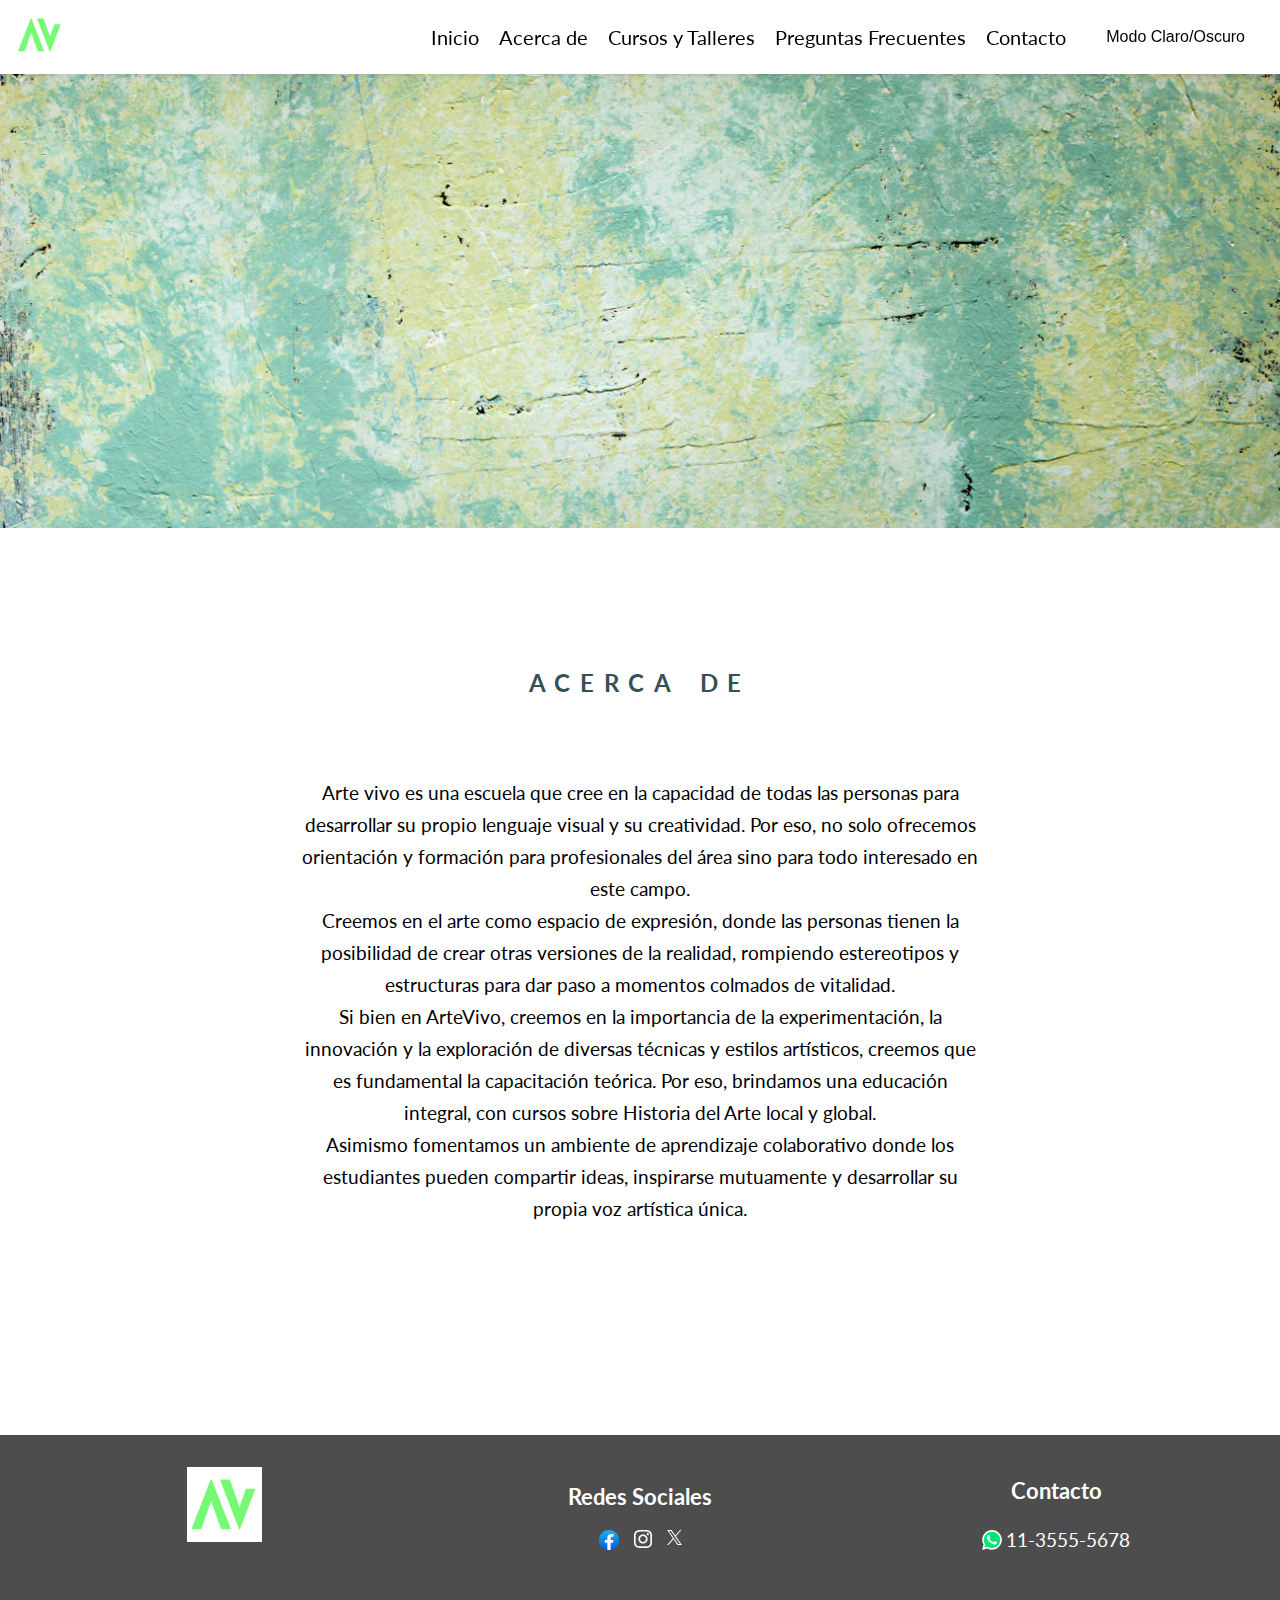
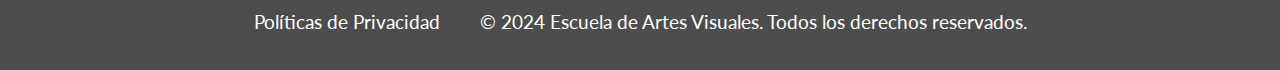
<file: acerca.html>
<!DOCTYPE html>
<html lang="es">

<head>
  <meta charset="UTF-8">
  <meta name="viewport" content="width=device-width, initial-scale=1.0">
  <link rel="preconnect" href="https://fonts.googleapis.com">
  <link rel="preconnect" href="https://fonts.gstatic.com" crossorigin>
  <link href="https://fonts.googleapis.com/css2?family=Lato:ital,wght@0,100;0,300;0,400;0,700;0,900;1,100;1,300;1,400;1,700;1,900&display=swap" rel="stylesheet">
  <link rel="stylesheet" href="./css/acerca.css">
  <link rel="icon" type="image/x-icon" href="./imagenes/logoOK.png" />
  <title>Acerca de</title>
</head>

<body>
  <div class="contenedor">

    <header class="header">
      <a href="./index.html" aria-label="Enlace a la página de inicio">
        <img class="logo-image" src="./imagenes/logoOK.png" alt="Logo de la Escuela de Arte" />
      </a>
      <button id="menu-toggle" aria-label="Toggle menu">☰</button>
      <nav aria-label="Menú principal">
        <ul>
          <li><a href="./index.html">Inicio</a></li>
          <li><a href="./acerca.html">Acerca de</a></li>
          <li><a href="./cursos.html">Cursos y Talleres</a></li>
          <li><a href="./preguntas.html">Preguntas Frecuentes</a></li>
          <li><a href="./contacto.html">Contacto</a></li>
          <button id="theme-toggle-btn">Modo Claro/Oscuro</button>
        </ul>
      </nav>
    </header>

<div>
      <img src="./imagenes/imgs-banners/jen-theodore-Ou8pttKRopM-unsplash (1).jpg" alt="">
    </div>

    <main class="main">
      <h3 class="acerca">ACERCA DE</h3>
      <p>Arte vivo es una escuela que cree en la capacidad de todas las personas para desarrollar su propio lenguaje
        visual
        y su creatividad.
        Por eso, no solo ofrecemos orientación y formación para profesionales del área sino para todo interesado en este
        campo.</p>
      <p>Creemos en el arte como espacio de expresión, donde las personas tienen la posibilidad de crear otras
        versiones de
        la realidad, rompiendo estereotipos y estructuras para dar paso a momentos colmados de vitalidad.</p>
        <p>Si bien en ArteVivo, creemos en la importancia de la experimentación, la innovación y la exploración de
          diversas
          técnicas y estilos artísticos, creemos que es fundamental la capacitación teórica. Por eso, brindamos una
          educación integral, con cursos sobre Historia del Arte local y global.</p>
        <p>Asimismo fomentamos un ambiente de aprendizaje colaborativo donde los estudiantes pueden compartir ideas,
          inspirarse mutuamente y desarrollar su propia voz artística única.</p>
    </main>


    <footer>
      <div class="footer-container">
        <div class="footer-section">
          <img
            id="logo-image-footer"
            src="./imagenes/logoOK.png"
            alt="Logo de la Escuela de Arte"
          />
        </div>
        <div class="footer-section">
          <h3>Redes Sociales</h3>
          <ul id="ul-social">
            <li>
              <a rel="noopener"
                href="https://www.facebook.com/?locale=es_LA"
                target="_blank"
                class="social-link"
                ><svg
                  xmlns="http://www.w3.org/2000/svg"
                  viewBox="0 0 36 36"
                  fill="url(#a)"
                  height="20"
                  width="20"
                >
                  <defs>
                    <linearGradient
                      x1="50%"
                      x2="50%"
                      y1="97.078%"
                      y2="0%"
                      id="a"
                    >
                      <stop offset="0%" stop-color="#0062E0"></stop>
                      <stop offset="100%" stop-color="#19AFFF"></stop>
                    </linearGradient>
                  </defs>
                  <path
                    d="M15 35.8C6.5 34.3 0 26.9 0 18 0 8.1 8.1 0 18 0s18 8.1 18 18c0 8.9-6.5 16.3-15 17.8l-1-.8h-4l-1 .8z"
                  ></path>
                  <path
                    fill="#FFF"
                    d="m25 23 .8-5H21v-3.5c0-1.4.5-2.5 2.7-2.5H26V7.4c-1.3-.2-2.7-.4-4-.4-4.1 0-7 2.5-7 7v4h-4.5v5H15v12.7c1 .2 2 .3 3 .3s2-.1 3-.3V23h4z"
                  ></path></svg
              ></a>
            </li>
            <li>
              <a rel="noopener"
                href="https://www.instagram.com/reel/C5kAtQau6oF/?igsh=aXc1am41emd6bW9s"
                target="_blank"
                class="social-link"
                ><svg
                  xmlns="http://www.w3.org/2000/svg"
                  width="18"
                  height="18"
                  preserveAspectRatio="xMidYMid"
                  viewBox="0 0 256 256"
                >
                  <path
                    fill="#fff"
                    d="M128 23.064c34.177 0 38.225.13 51.722.745 12.48.57 19.258 2.655 23.769 4.408 5.974 2.322 10.238 5.096 14.717 9.575 4.48 4.479 7.253 8.743 9.575 14.717 1.753 4.511 3.838 11.289 4.408 23.768.615 13.498.745 17.546.745 51.723 0 34.178-.13 38.226-.745 51.723-.57 12.48-2.655 19.257-4.408 23.768-2.322 5.974-5.096 10.239-9.575 14.718-4.479 4.479-8.743 7.253-14.717 9.574-4.511 1.753-11.289 3.839-23.769 4.408-13.495.616-17.543.746-51.722.746-34.18 0-38.228-.13-51.723-.746-12.48-.57-19.257-2.655-23.768-4.408-5.974-2.321-10.239-5.095-14.718-9.574-4.479-4.48-7.253-8.744-9.574-14.718-1.753-4.51-3.839-11.288-4.408-23.768-.616-13.497-.746-17.545-.746-51.723 0-34.177.13-38.225.746-51.722.57-12.48 2.655-19.258 4.408-23.769 2.321-5.974 5.095-10.238 9.574-14.717 4.48-4.48 8.744-7.253 14.718-9.575 4.51-1.753 11.288-3.838 23.768-4.408 13.497-.615 17.545-.745 51.723-.745M128 0C93.237 0 88.878.147 75.226.77c-13.625.622-22.93 2.786-31.071 5.95-8.418 3.271-15.556 7.648-22.672 14.764C14.367 28.6 9.991 35.738 6.72 44.155 3.555 52.297 1.392 61.602.77 75.226.147 88.878 0 93.237 0 128c0 34.763.147 39.122.77 52.774.622 13.625 2.785 22.93 5.95 31.071 3.27 8.417 7.647 15.556 14.763 22.672 7.116 7.116 14.254 11.492 22.672 14.763 8.142 3.165 17.446 5.328 31.07 5.95 13.653.623 18.012.77 52.775.77s39.122-.147 52.774-.77c13.624-.622 22.929-2.785 31.07-5.95 8.418-3.27 15.556-7.647 22.672-14.763 7.116-7.116 11.493-14.254 14.764-22.672 3.164-8.142 5.328-17.446 5.95-31.07.623-13.653.77-18.012.77-52.775s-.147-39.122-.77-52.774c-.622-13.624-2.786-22.929-5.95-31.07-3.271-8.418-7.648-15.556-14.764-22.672C227.4 14.368 220.262 9.99 211.845 6.72c-8.142-3.164-17.447-5.328-31.071-5.95C167.122.147 162.763 0 128 0Zm0 62.27C91.698 62.27 62.27 91.7 62.27 128c0 36.302 29.428 65.73 65.73 65.73 36.301 0 65.73-29.428 65.73-65.73 0-36.301-29.429-65.73-65.73-65.73Zm0 108.397c-23.564 0-42.667-19.103-42.667-42.667S104.436 85.333 128 85.333s42.667 19.103 42.667 42.667-19.103 42.667-42.667 42.667Zm83.686-110.994c0 8.484-6.876 15.36-15.36 15.36-8.483 0-15.36-6.876-15.36-15.36 0-8.483 6.877-15.36 15.36-15.36 8.484 0 15.36 6.877 15.36 15.36Z"
                  ></path></svg
              ></a>
            </li>
            <li>
              <a rel="noopener"
                href="https://twitter.com/?lang=es"
                target="_blank"
                class="social-link"
                ><svg
                  xmlns="http://www.w3.org/2000/svg"
                  width="15"
                  height="15"
                  fill="none"
                  viewBox="0 0 1200 1227"
                >
                  <path
                    fill="#fff"
                    d="M714.163 519.284 1160.89 0h-105.86L667.137 450.887 357.328 0H0l468.492 681.821L0 1226.37h105.866l409.625-476.152 327.181 476.152H1200L714.137 519.284h.026ZM569.165 687.828l-47.468-67.894-377.686-540.24h162.604l304.797 435.991 47.468 67.894 396.2 566.721H892.476L569.165 687.854v-.026Z"
                  ></path></svg
              ></a>
            </li>
          </ul>
        </div>
        <div class="footer-section">
          <h3>Contacto</h3>
          <p>
            <a rel="noopener"
              href="https://web.whatsapp.com/"
              target="_blank"
              class="social-link"
              ><svg
                viewBox="0 0 256 259"
                width="20"
                height="20"
                xmlns="http://www.w3.org/2000/svg"
                preserveAspectRatio="xMidYMid"
              >
                <path
                  d="m67.663 221.823 4.185 2.093c17.44 10.463 36.971 15.346 56.503 15.346 61.385 0 111.609-50.224 111.609-111.609 0-29.297-11.859-57.897-32.785-78.824-20.927-20.927-48.83-32.785-78.824-32.785-61.385 0-111.61 50.224-110.912 112.307 0 20.926 6.278 41.156 16.741 58.594l2.79 4.186-11.16 41.156 41.853-10.464Z"
                  fill="#00E676"
                ></path>
                <path
                  d="M219.033 37.668C195.316 13.254 162.531 0 129.048 0 57.898 0 .698 57.897 1.395 128.35c0 22.322 6.278 43.947 16.742 63.478L0 258.096l67.663-17.439c18.834 10.464 39.76 15.347 60.688 15.347 70.453 0 127.653-57.898 127.653-128.35 0-34.181-13.254-66.269-36.97-89.986ZM129.048 234.38c-18.834 0-37.668-4.882-53.712-14.648l-4.185-2.093-40.458 10.463 10.463-39.76-2.79-4.186C7.673 134.63 22.322 69.058 72.546 38.365c50.224-30.692 115.097-16.043 145.79 34.181 30.692 50.224 16.043 115.097-34.18 145.79-16.045 10.463-35.576 16.043-55.108 16.043Zm61.385-77.428-7.673-3.488s-11.16-4.883-18.136-8.371c-.698 0-1.395-.698-2.093-.698-2.093 0-3.488.698-4.883 1.396 0 0-.697.697-10.463 11.858-.698 1.395-2.093 2.093-3.488 2.093h-.698c-.697 0-2.092-.698-2.79-1.395l-3.488-1.395c-7.673-3.488-14.648-7.674-20.229-13.254-1.395-1.395-3.488-2.79-4.883-4.185-4.883-4.883-9.766-10.464-13.253-16.742l-.698-1.395c-.697-.698-.697-1.395-1.395-2.79 0-1.395 0-2.79.698-3.488 0 0 2.79-3.488 4.882-5.58 1.396-1.396 2.093-3.488 3.488-4.883 1.395-2.093 2.093-4.883 1.395-6.976-.697-3.488-9.068-22.322-11.16-26.507-1.396-2.093-2.79-2.79-4.883-3.488H83.01c-1.396 0-2.79.698-4.186.698l-.698.697c-1.395.698-2.79 2.093-4.185 2.79-1.395 1.396-2.093 2.79-3.488 4.186-4.883 6.278-7.673 13.951-7.673 21.624 0 5.58 1.395 11.161 3.488 16.044l.698 2.093c6.278 13.253 14.648 25.112 25.81 35.575l2.79 2.79c2.092 2.093 4.185 3.488 5.58 5.58 14.649 12.557 31.39 21.625 50.224 26.508 2.093.697 4.883.697 6.976 1.395h6.975c3.488 0 7.673-1.395 10.464-2.79 2.092-1.395 3.487-1.395 4.882-2.79l1.396-1.396c1.395-1.395 2.79-2.092 4.185-3.487 1.395-1.395 2.79-2.79 3.488-4.186 1.395-2.79 2.092-6.278 2.79-9.765v-4.883s-.698-.698-2.093-1.395Z"
                  fill="#FFF"
                ></path></svg
              >11-3555-5678</a
            >
          </p>
        </div>
      </div>
      <div class="footer-section" style="margin-top: 40px">
        <p>
          <a href="/politicas-de-privacidad" style="justify-content: start; margin-right: 40px;"
            >Políticas de Privacidad</a
          >© 2024 Escuela de Artes Visuales. Todos los derechos reservados.
        </p>
      </div>
    </footer>

    <script src="./js/script.js"></script>
    <script>
      document.getElementById('menu-toggle').addEventListener('click', function() {
        document.querySelector('nav').classList.toggle('show');
        this.classList.toggle('show');
        });
    </script>
    
</body>

</html>
</file>
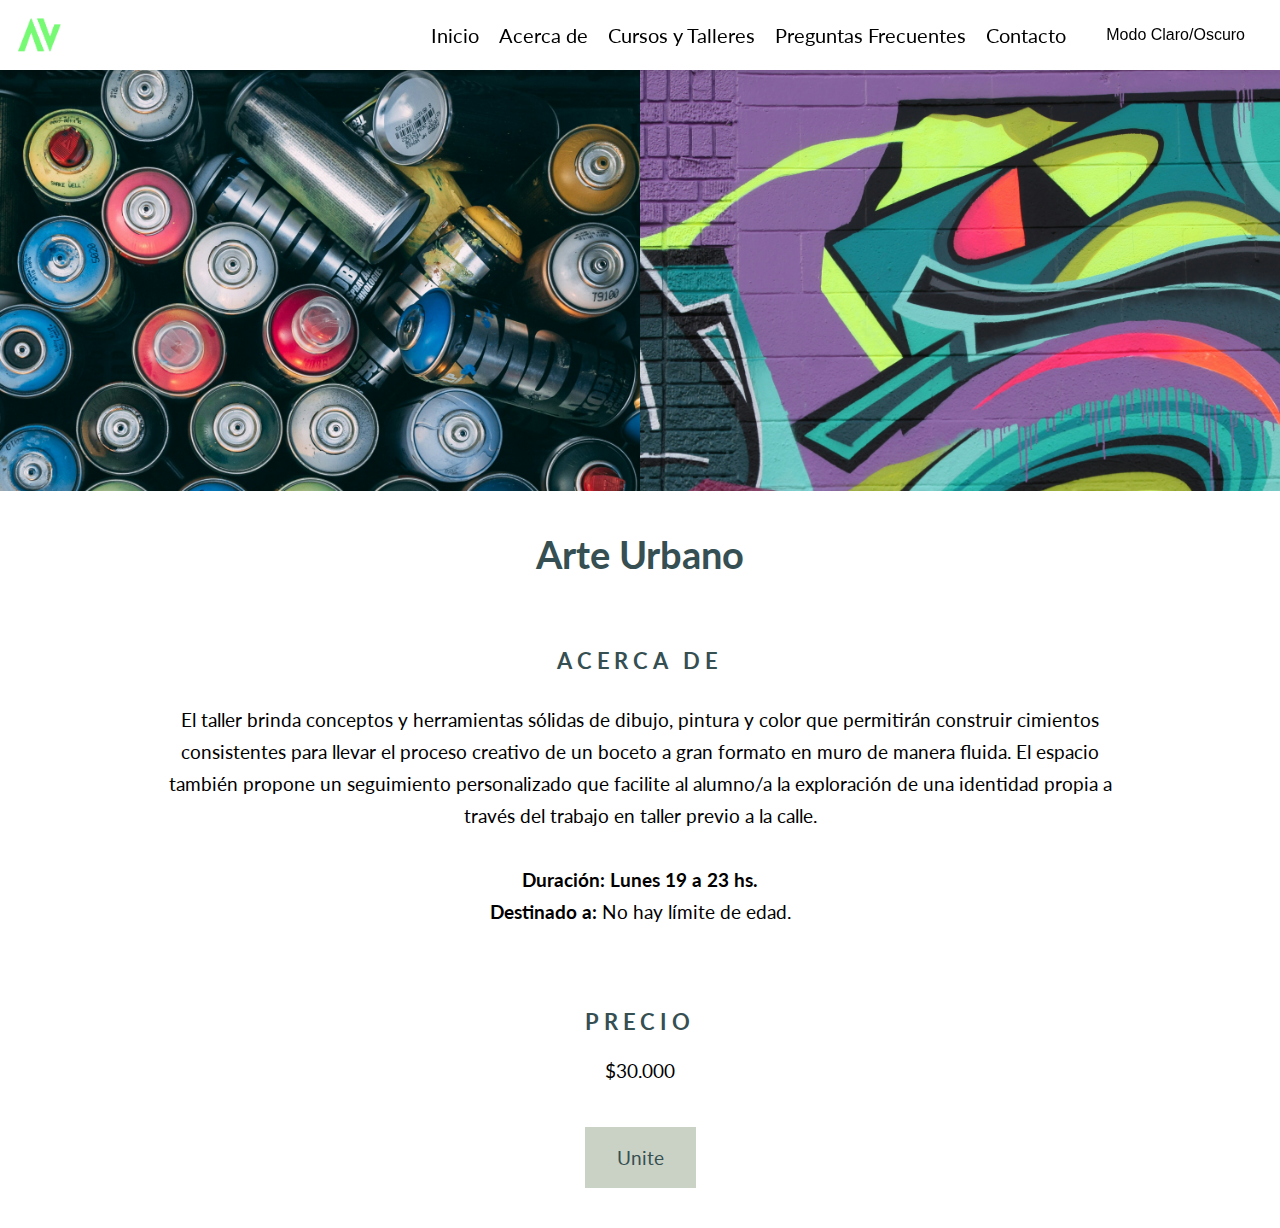
<file: arteurbano.html>
<!DOCTYPE html>
<html lang="en">
  <head>
    <meta charset="UTF-8" />
    <meta name="viewport" content="width=device-width, initial-scale=1.0" />
    <title>Arte Urbano</title>
    <link rel="stylesheet" href="./css/enlaces.css" />
    <link rel="preconnect" href="https://fonts.googleapis.com" />
    <link rel="preconnect" href="https://fonts.gstatic.com" crossorigin />
    <link
      href="https://fonts.googleapis.com/css2?family=Lato:ital,wght@0,100;0,300;0,400;0,700;0,900;1,100;1,300;1,400;1,700;1,900&display=swap"
      rel="stylesheet"
    />
    <link rel="icon" type="image/x-icon" href="./imagenes/logoOK.png" />
  </head>
  <body>
    <div class="contenedor">
      <header class="header">
        <a href="./index.html" aria-label="Enlace a la página de inicio">
          <img
            class="logo-image"
            src="./imagenes/logoOK.png"
            alt="Logo de la Escuela de Arte"
          />
        </a>
        <button id="menu-toggle" aria-label="Toggle menu">☰</button>
        <nav aria-label="Menú principal">
          <ul>
            <li><a href="./index.html">Inicio</a></li>
            <li><a href="./acerca.html">Acerca de</a></li>
            <li><a href="./cursos.html">Cursos y Talleres</a></li>
            <li><a href="./preguntas.html">Preguntas Frecuentes</a></li>
            <li><a href="./contacto.html">Contacto</a></li>
            <button id="theme-toggle-btn">Modo Claro/Oscuro</button>
          </ul>
        </nav>
      </header>
      <div class="enlacesImg">
        <img
          class="img"
          src="./imagenes/imgs-enlaces/ArteUrbano1 (1).jpg"
          alt="Imagen sobe muchos aerosoles"
        />
        <img
          class="img"
          id="img-2"
          src="./imagenes/imgs-enlaces/enlaces-graffiti-img2.jpg"
          alt="Imagen sobre un mural"
        />
      </div>

      <main>
        <div class="presentacion">
          <h1>Arte Urbano</h1>
          <h3 class="enlacesh3">ACERCA DE</h3>

          <p>
            El taller brinda conceptos y herramientas sólidas de dibujo, pintura
            y color que permitirán construir cimientos consistentes para llevar
            el proceso creativo de un boceto a gran formato en muro de manera
            fluida. El espacio también propone un seguimiento personalizado que
            facilite al alumno/a la exploración de una identidad propia a través
            del trabajo en taller previo a la calle.
            <br />
            <br />
            <strong>Duración: Lunes 19 a 23 hs.</strong> <br />
            <strong>Destinado a:</strong> No hay límite de edad.
          </p>
        </div>
        <div class="precio">
          <h3 class="enlacesh3">PRECIO</h3>
          <p>$30.000</p>
        </div>
        <div class="contacto">
          <a href="#" class="btn-caja">Unite</a>
        </div>
      </main>
    </div>
    <script>
      document
        .getElementById("theme-toggle-btn")
        .addEventListener("click", function () {
          document.body.classList.toggle("dark-mode");
        });
    </script>
    <script>
      document
        .getElementById("menu-toggle")
        .addEventListener("click", function () {
          document.querySelector("nav").classList.toggle("show");
          this.classList.toggle("show");
        });
    </script>
  </body>
</html>
</file>
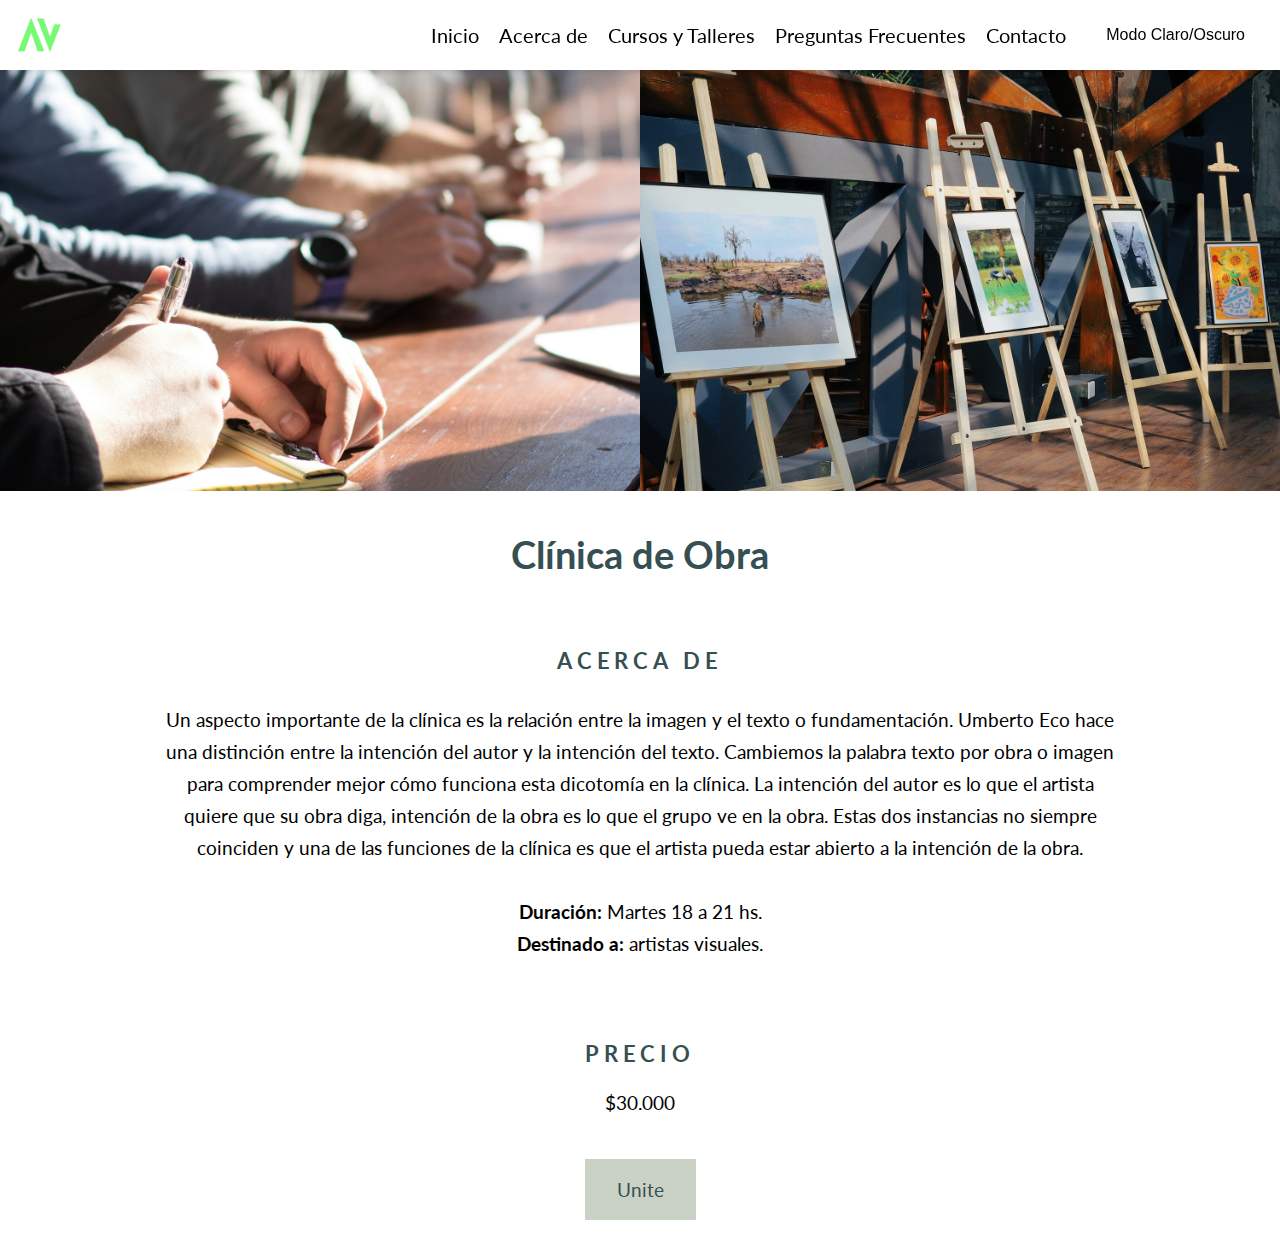
<file: clinica.html>
<!DOCTYPE html>
<html lang="en">
  <head>
    <meta charset="UTF-8" />
    <meta name="viewport" content="width=device-width, initial-scale=1.0" />
    <title>Clínica de Obra</title>
    <link rel="stylesheet" href="./css/enlaces.css" />
    <link rel="preconnect" href="https://fonts.googleapis.com" />
    <link rel="preconnect" href="https://fonts.gstatic.com" crossorigin />
    <link
      href="https://fonts.googleapis.com/css2?family=Lato:ital,wght@0,100;0,300;0,400;0,700;0,900;1,100;1,300;1,400;1,700;1,900&display=swap"
      rel="stylesheet"
    />
    <link rel="icon" type="image/x-icon" href="./imagenes/logoOK.png" />
  </head>
  <body>
    <div class="contenedor">
      <header class="header">
        <a href="./index.html" aria-label="Enlace a la página de inicio">
          <img
            class="logo-image"
            src="./imagenes/logoOK.png"
            alt="Logo de la Escuela de Arte"
          />
        </a>
        <button id="menu-toggle" aria-label="Toggle menu">☰</button>
        <nav aria-label="Menú principal">
          <ul>
            <li><a href="./index.html">Inicio</a></li>
            <li><a href="./acerca.html">Acerca de</a></li>
            <li><a href="./cursos.html">Cursos y Talleres</a></li>
            <li><a href="./preguntas.html">Preguntas Frecuentes</a></li>
            <li><a href="./contacto.html">Contacto</a></li>
            <button id="theme-toggle-btn">Modo Claro/Oscuro</button>
          </ul>
        </nav>
      </header>
      <div class="enlacesImg">
        <img
          class="img"
          src="./imagenes/imgs-enlaces/clinica1.jpg"
          alt="Imágen de manos escribiendo sobre la mesa"
        />
        <img
          class="img"
          id="img-2"
          src="./imagenes/imgs-enlaces/enlaces-clinica-img2.jpg"
          alt="Imágen de varios cuadros sobre caballetes"
        />
      </div>

      <main>
        <div class="presentacion">
          <h1>Clínica de Obra</h1>
          <h3 class="enlacesh3">ACERCA DE</h3>

          <p>
            Un aspecto importante de la clínica es la relación entre la imagen y
            el texto o fundamentación. Umberto Eco hace una distinción entre la
            intención del autor y la intención del texto. Cambiemos la palabra
            texto por obra o imagen para comprender mejor cómo funciona esta
            dicotomía en la clínica. La intención del autor es lo que el artista
            quiere que su obra diga, intención de la obra es lo que el grupo ve
            en la obra. Estas dos instancias no siempre coinciden y una de las
            funciones de la clínica es que el artista pueda estar abierto a la
            intención de la obra.
            <br />
            <br />
            <strong>Duración:</strong> Martes 18 a 21 hs.<br />
            <strong>Destinado a:</strong> artistas visuales.
          </p>
        </div>
        <div class="precio">
          <h3 class="enlacesh3">PRECIO</h3>
          <p>$30.000</p>
        </div>
        <div class="contacto">
          <a href="#" class="btn-caja">Unite</a>
        </div>
      </main>
    </div>
    <script>
      document
        .getElementById("theme-toggle-btn")
        .addEventListener("click", function () {
          document.body.classList.toggle("dark-mode");
        });
    </script>
    <script>
      document
        .getElementById("menu-toggle")
        .addEventListener("click", function () {
          document.querySelector("nav").classList.toggle("show");
          this.classList.toggle("show");
        });
    </script>
  </body>
</html>
</file>
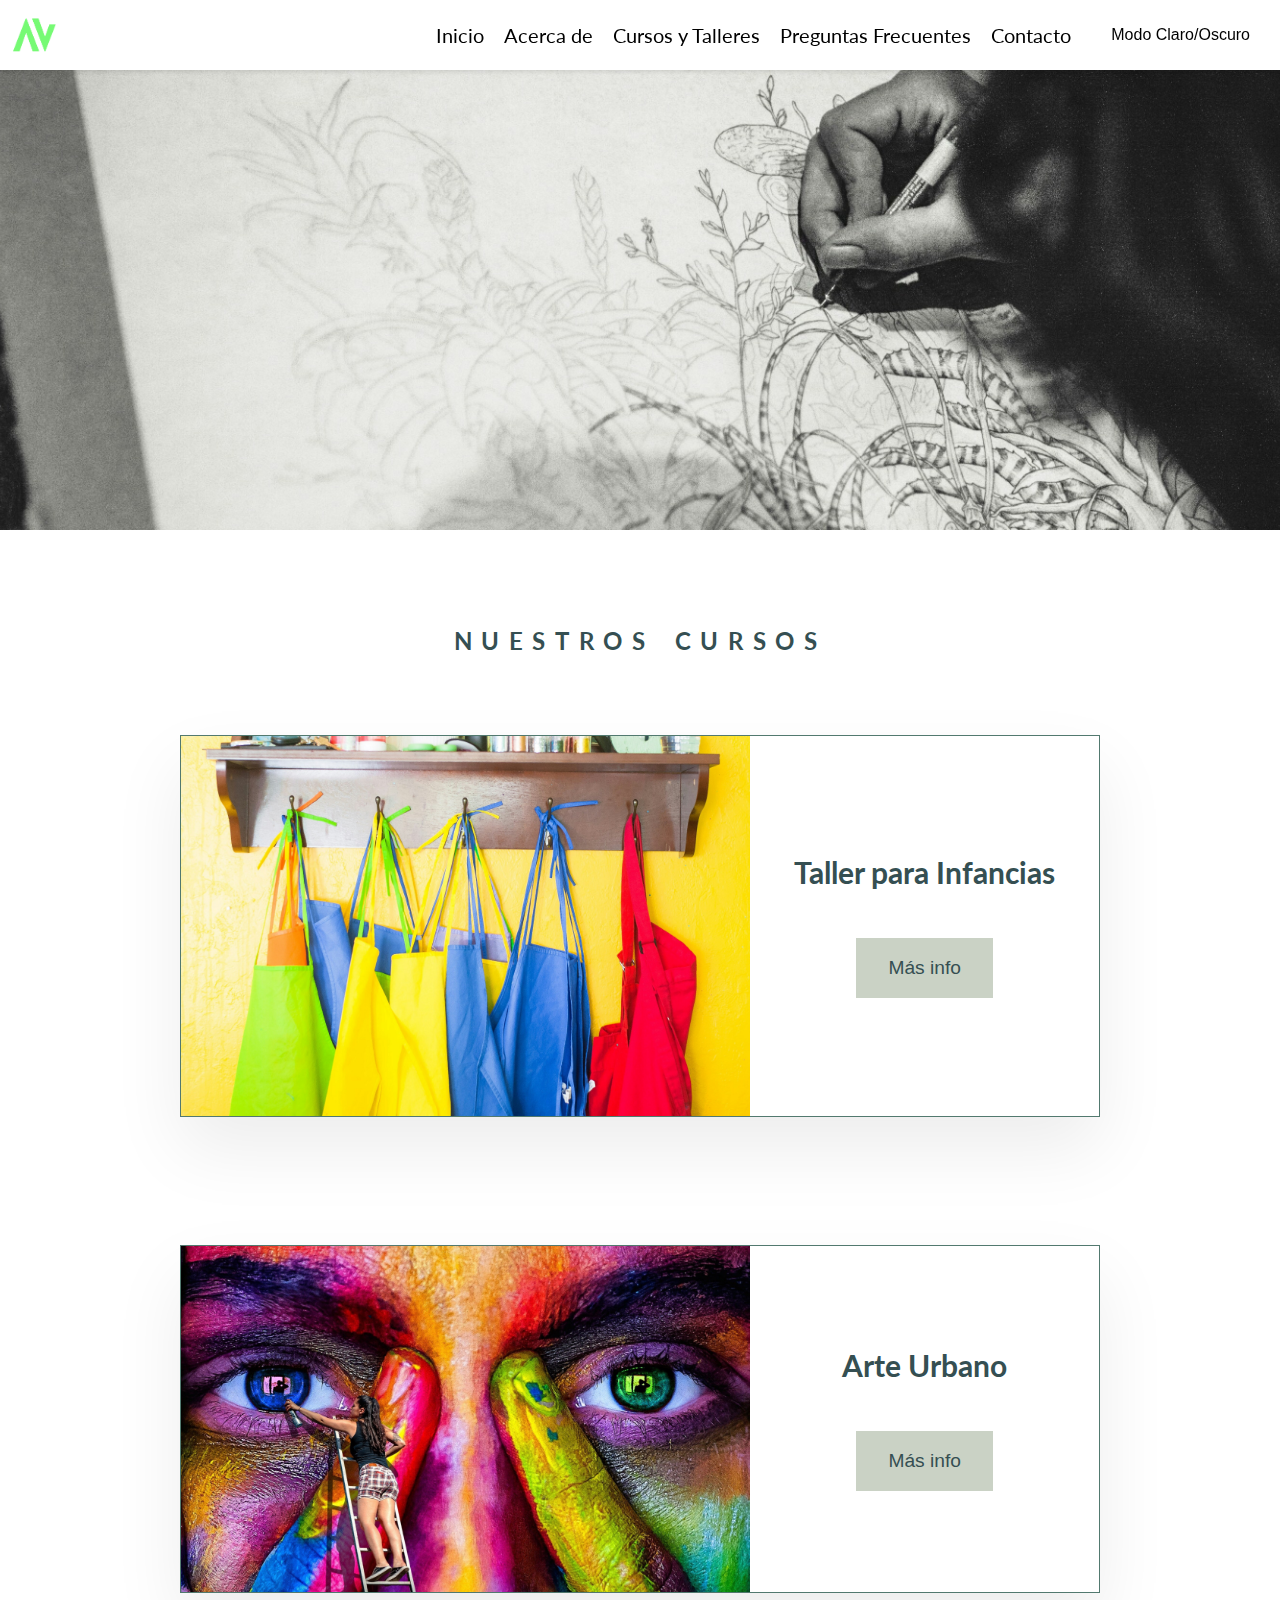
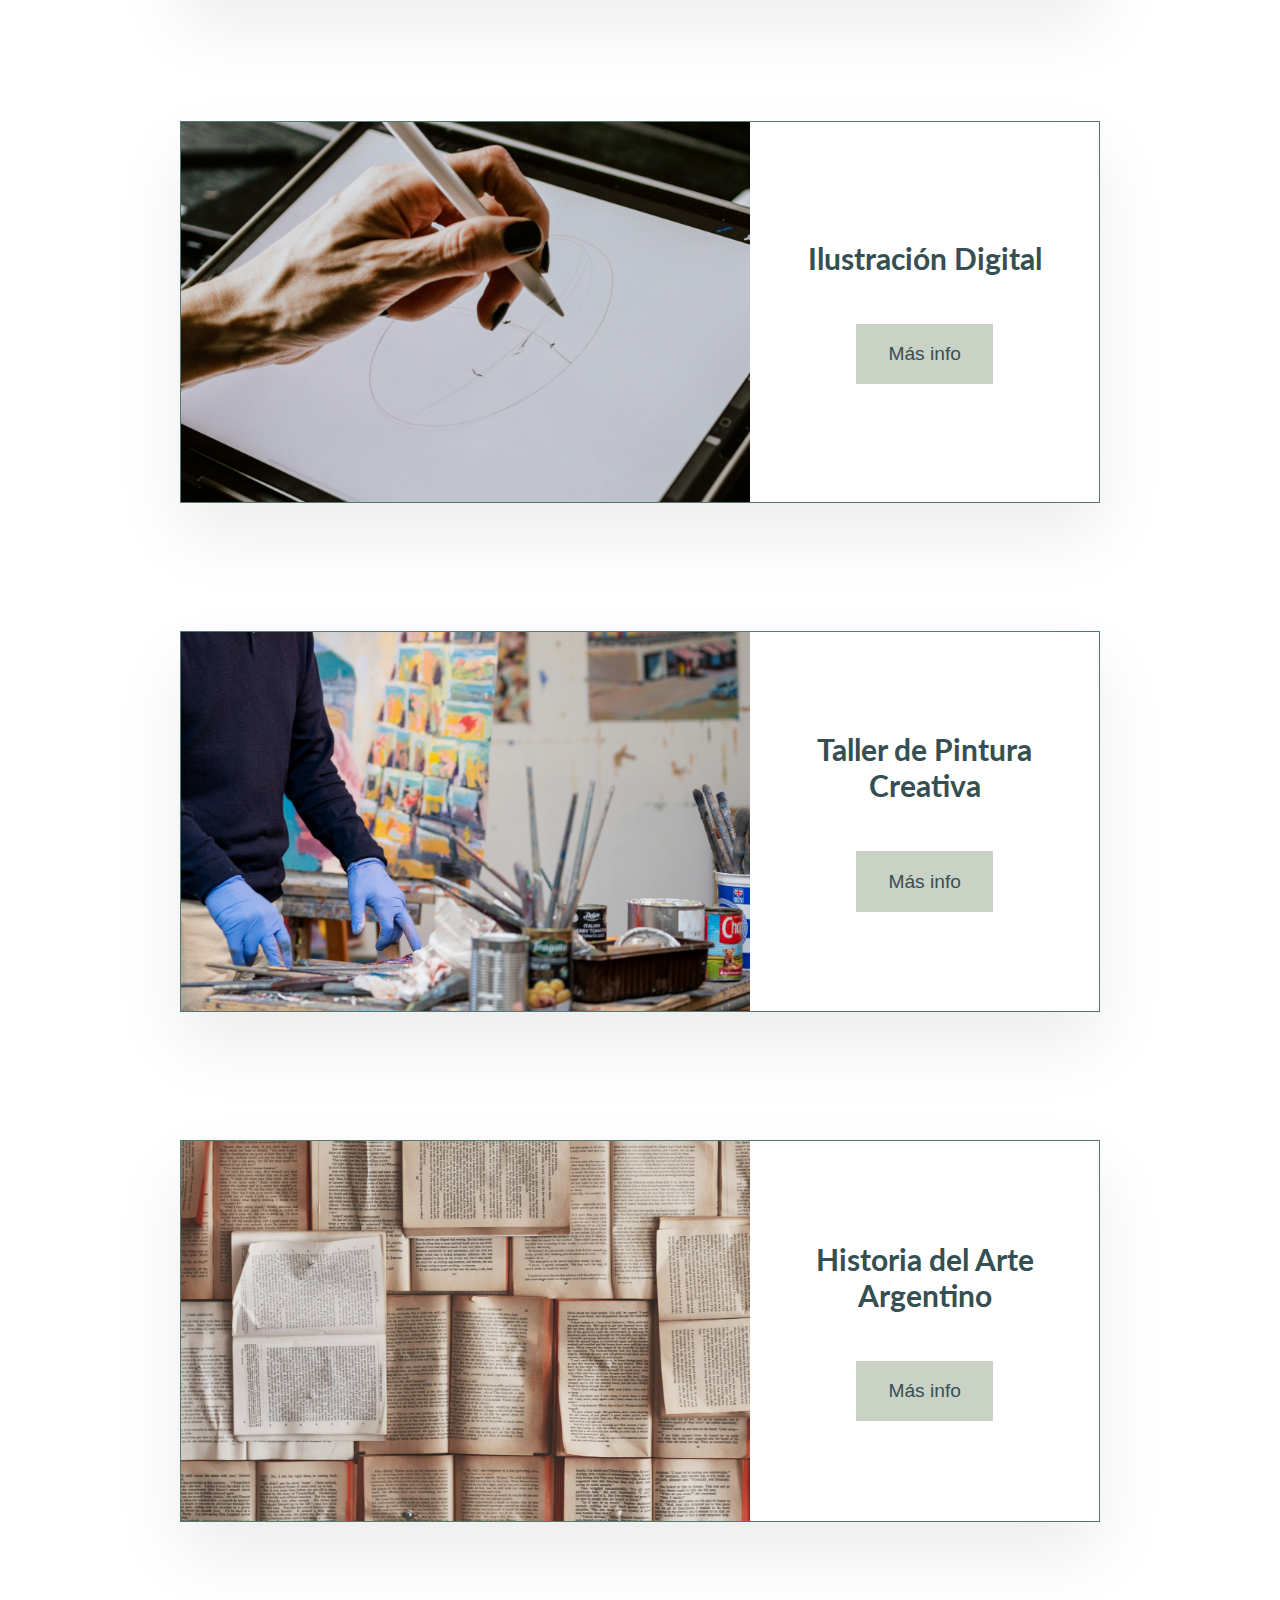
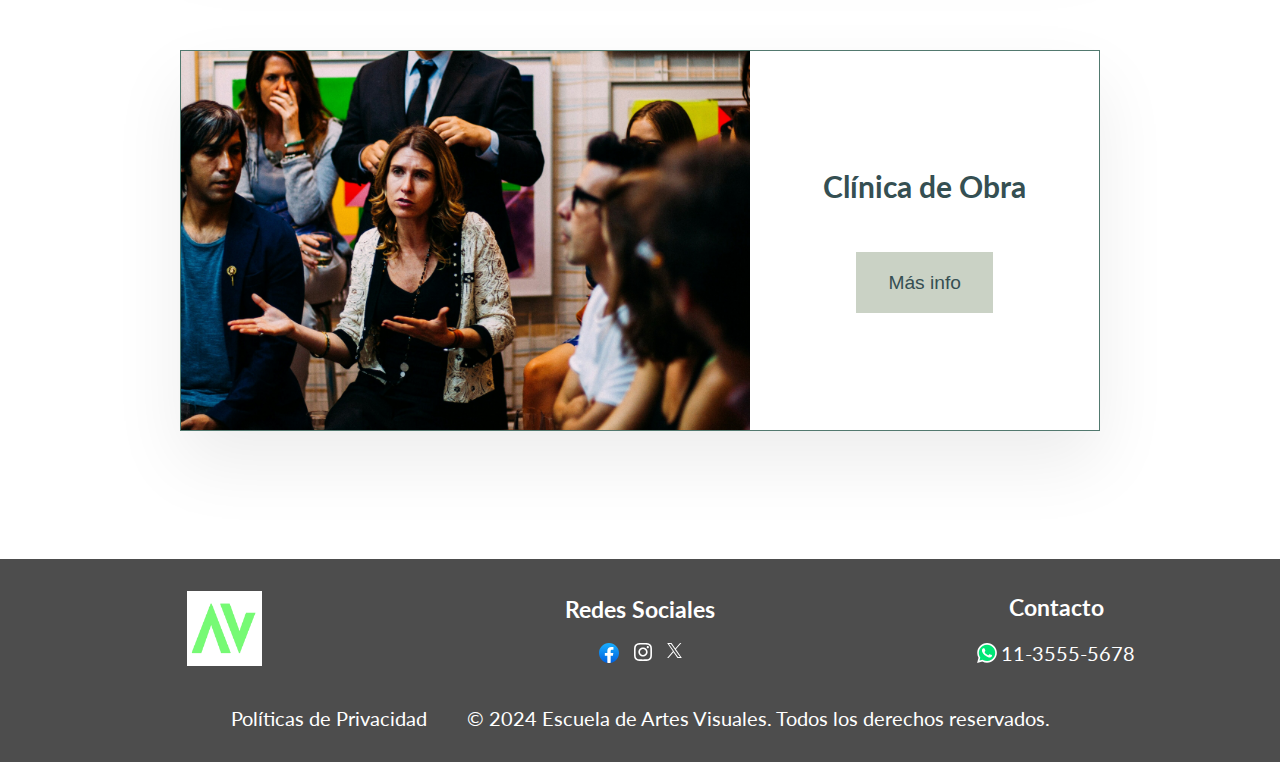
<file: cursos.html>
<!DOCTYPE html>
<html lang="es">
  <head>
    <meta charset="UTF-8" />
    <meta name="viewport" content="width=device-width, initial-scale=1.0" />
    <title>Cursos</title>
    <link rel="stylesheet" href="./css/cursos.css" />
    <link rel="preconnect" href="https://fonts.googleapis.com" />
    <link rel="preconnect" href="https://fonts.gstatic.com" crossorigin />
    <link
      href="https://fonts.googleapis.com/css2?family=Lato:ital,wght@0,100;0,300;0,400;0,700;0,900;1,100;1,300;1,400;1,700;1,900&display=swap"
      rel="stylesheet"
    />
    <link rel="icon" type="image/x-icon" href="./imagenes/logoOK.png" />
  </head>

  <body>
    <div class="contenedor">
      <header class="header">
        <a href="./index.html" aria-label="Enlace a la página de inicio">
          <img
            class="logo-image"
            src="./imagenes/logoOK.png"
            alt="Logo de la Escuela de Arte"
          />
        </a>
        <button id="menu-toggle" aria-label="Toggle menu">☰</button>
        <nav aria-label="Menú principal">
          <ul>
            <li><a href="./index.html">Inicio</a></li>
            <li><a href="./acerca.html">Acerca de</a></li>
            <li><a href="./cursos.html">Cursos y Talleres</a></li>
            <li><a href="./preguntas.html">Preguntas Frecuentes</a></li>
            <li><a href="./contacto.html">Contacto</a></li>
            <button id="theme-toggle-btn">Modo Claro/Oscuro</button>
          </ul>
        </nav>
      </header>

      <img
        class="imgBanner"
        src="./imagenes/imgs-banners/prueba5.jpg"
        alt="Imagen de una persona dibujando"
      />

      <main>
        <h3 class="tituloh3">NUESTROS CURSOS</h3>
        <section class="cursos">
          <div class="Caja">
            <div class="img-box" id="box-taller">
              <img
                src="./imagenes/imgs-enlaces/imgs-cursos/Taller infancias1 (2).jpg"
                alt="Imagen sobre guardapolvos colgados en la pared"
              />
              <!-- <img src="./Taller infancias 2.jpg" alt="" class="top" /> -->
            </div>
            <div class="info-box">
              <h2>Taller para Infancias</h2>
              <button class="btn-caja" id="btncaja1">Más info</button>
            </div>
          </div>

          <div class="Caja">
            <div class="img-box">
              <!-- <img src="./ArteUrbano1 (1).jpg" alt="" /> -->
              <img
                src="./imagenes/imgs-enlaces/imgs-cursos/ArteUrbano2.jpg"
                alt="Imagen con una chica pintando un mural"
              />
            </div>
            <div class="info-box">
              <h2>Arte Urbano</h2>
              <button class="btn-caja" id="btncaja2">Más info</button>
            </div>
          </div>

          <div class="Caja">
            <div class="img-box">
              <img
                src="./imagenes/imgs-enlaces/imgs-cursos/IlustracionDig1.jpg"
                alt="Imagen con una mano dibujando en una tablet"
              />
              <!-- <img src="./ilustrac2.jpg" alt="" /> -->
            </div>
            <div class="info-box">
              <h2>Ilustración Digital</h2>
              <button class="btn-caja" id="btncaja3">Más info</button>
            </div>
          </div>

          <div class="Caja">
            <div class="img-box">
              <img
                src="./imagenes/imgs-enlaces/imgs-cursos/PinturaCreativa2.jpg"
                alt="Imagen de una persona preparando materiales para pintar"
                class="primer-img"
              />
              <!-- <img src="./PinturaCreativa1.jpg" alt="" class="segunda-img" /> -->
            </div>
            <div class="info-box">
              <h2>Taller de Pintura Creativa</h2>
              <button class="btn-caja" id="btncaja4">Más info</button>
            </div>
          </div>

          <div class="Caja">
            <div class="img-box">
              <img
                src="./imagenes/imgs-enlaces/imgs-cursos/HA1.jpg"
                alt="Imagen de muchos libros abiertos"
                class="primer-img"
              />
              <!-- <img src="./H.A2.jpg" alt="" class="segunda-img" /> -->
            </div>
            <div class="info-box">
              <h2>Historia del Arte Argentino</h2>
              <button class="btn-caja" id="btncaja5">Más info</button>
            </div>
          </div>

          <div class="Caja">
            <div class="img-box">
              <!-- <img src="./clinica1.jpg" alt="" class="primer-img" /> -->
              <img
                src="./imagenes/imgs-enlaces/imgs-cursos/CLINICA2.jpg"
                alt="Imagen de varias personas conversando sobre arte"
                class="segunda-img"
              />
            </div>
            <div class="info-box">
              <h2>Clínica de Obra</h2>
              <button class="btn-caja" id="btncaja6">Más info</button>
            </div>
          </div>
        </section>
      </main>

      <footer>
        <div class="footer-container">
          <div class="footer-section">
            <img
              id="logo-image-footer"
              src="./imagenes/logoOK.png"
              alt="Logo de la Escuela de Arte"
            />
          </div>
          <div class="footer-section">
            <h3 class="h3Footer">Redes Sociales</h3>
            <ul id="ul-social">
              <li>
                <a
                  rel="noopener"
                  href="https://www.facebook.com/?locale=es_LA"
                  target="_blank"
                  class="social-link"
                  ><svg
                    xmlns="http://www.w3.org/2000/svg"
                    viewBox="0 0 36 36"
                    fill="url(#a)"
                    height="20"
                    width="20"
                  >
                    <defs>
                      <linearGradient
                        x1="50%"
                        x2="50%"
                        y1="97.078%"
                        y2="0%"
                        id="a"
                      >
                        <stop offset="0%" stop-color="#0062E0"></stop>
                        <stop offset="100%" stop-color="#19AFFF"></stop>
                      </linearGradient>
                    </defs>
                    <path
                      d="M15 35.8C6.5 34.3 0 26.9 0 18 0 8.1 8.1 0 18 0s18 8.1 18 18c0 8.9-6.5 16.3-15 17.8l-1-.8h-4l-1 .8z"
                    ></path>
                    <path
                      fill="#FFF"
                      d="m25 23 .8-5H21v-3.5c0-1.4.5-2.5 2.7-2.5H26V7.4c-1.3-.2-2.7-.4-4-.4-4.1 0-7 2.5-7 7v4h-4.5v5H15v12.7c1 .2 2 .3 3 .3s2-.1 3-.3V23h4z"
                    ></path></svg
                ></a>
              </li>
              <li>
                <a
                  rel="noopener"
                  href="https://www.instagram.com/reel/C5kAtQau6oF/?igsh=aXc1am41emd6bW9s"
                  target="_blank"
                  class="social-link"
                  ><svg
                    xmlns="http://www.w3.org/2000/svg"
                    width="18"
                    height="18"
                    preserveAspectRatio="xMidYMid"
                    viewBox="0 0 256 256"
                  >
                    <path
                      fill="#fff"
                      d="M128 23.064c34.177 0 38.225.13 51.722.745 12.48.57 19.258 2.655 23.769 4.408 5.974 2.322 10.238 5.096 14.717 9.575 4.48 4.479 7.253 8.743 9.575 14.717 1.753 4.511 3.838 11.289 4.408 23.768.615 13.498.745 17.546.745 51.723 0 34.178-.13 38.226-.745 51.723-.57 12.48-2.655 19.257-4.408 23.768-2.322 5.974-5.096 10.239-9.575 14.718-4.479 4.479-8.743 7.253-14.717 9.574-4.511 1.753-11.289 3.839-23.769 4.408-13.495.616-17.543.746-51.722.746-34.18 0-38.228-.13-51.723-.746-12.48-.57-19.257-2.655-23.768-4.408-5.974-2.321-10.239-5.095-14.718-9.574-4.479-4.48-7.253-8.744-9.574-14.718-1.753-4.51-3.839-11.288-4.408-23.768-.616-13.497-.746-17.545-.746-51.723 0-34.177.13-38.225.746-51.722.57-12.48 2.655-19.258 4.408-23.769 2.321-5.974 5.095-10.238 9.574-14.717 4.48-4.48 8.744-7.253 14.718-9.575 4.51-1.753 11.288-3.838 23.768-4.408 13.497-.615 17.545-.745 51.723-.745M128 0C93.237 0 88.878.147 75.226.77c-13.625.622-22.93 2.786-31.071 5.95-8.418 3.271-15.556 7.648-22.672 14.764C14.367 28.6 9.991 35.738 6.72 44.155 3.555 52.297 1.392 61.602.77 75.226.147 88.878 0 93.237 0 128c0 34.763.147 39.122.77 52.774.622 13.625 2.785 22.93 5.95 31.071 3.27 8.417 7.647 15.556 14.763 22.672 7.116 7.116 14.254 11.492 22.672 14.763 8.142 3.165 17.446 5.328 31.07 5.95 13.653.623 18.012.77 52.775.77s39.122-.147 52.774-.77c13.624-.622 22.929-2.785 31.07-5.95 8.418-3.27 15.556-7.647 22.672-14.763 7.116-7.116 11.493-14.254 14.764-22.672 3.164-8.142 5.328-17.446 5.95-31.07.623-13.653.77-18.012.77-52.775s-.147-39.122-.77-52.774c-.622-13.624-2.786-22.929-5.95-31.07-3.271-8.418-7.648-15.556-14.764-22.672C227.4 14.368 220.262 9.99 211.845 6.72c-8.142-3.164-17.447-5.328-31.071-5.95C167.122.147 162.763 0 128 0Zm0 62.27C91.698 62.27 62.27 91.7 62.27 128c0 36.302 29.428 65.73 65.73 65.73 36.301 0 65.73-29.428 65.73-65.73 0-36.301-29.429-65.73-65.73-65.73Zm0 108.397c-23.564 0-42.667-19.103-42.667-42.667S104.436 85.333 128 85.333s42.667 19.103 42.667 42.667-19.103 42.667-42.667 42.667Zm83.686-110.994c0 8.484-6.876 15.36-15.36 15.36-8.483 0-15.36-6.876-15.36-15.36 0-8.483 6.877-15.36 15.36-15.36 8.484 0 15.36 6.877 15.36 15.36Z"
                    ></path></svg
                ></a>
              </li>
              <li>
                <a
                  rel="noopener"
                  href="https://twitter.com/?lang=es"
                  target="_blank"
                  class="social-link"
                  ><svg
                    xmlns="http://www.w3.org/2000/svg"
                    width="15"
                    height="15"
                    fill="none"
                    viewBox="0 0 1200 1227"
                  >
                    <path
                      fill="#fff"
                      d="M714.163 519.284 1160.89 0h-105.86L667.137 450.887 357.328 0H0l468.492 681.821L0 1226.37h105.866l409.625-476.152 327.181 476.152H1200L714.137 519.284h.026ZM569.165 687.828l-47.468-67.894-377.686-540.24h162.604l304.797 435.991 47.468 67.894 396.2 566.721H892.476L569.165 687.854v-.026Z"
                    ></path></svg
                ></a>
              </li>
            </ul>
          </div>
          <div class="footer-section">
            <h3 class="h3Footer">Contacto</h3>
            <p>
              <a
                rel="noopener"
                href="https://web.whatsapp.com/"
                target="_blank"
                class="social-link"
                ><svg
                  viewBox="0 0 256 259"
                  width="20"
                  height="20"
                  xmlns="http://www.w3.org/2000/svg"
                  preserveAspectRatio="xMidYMid"
                >
                  <path
                    d="m67.663 221.823 4.185 2.093c17.44 10.463 36.971 15.346 56.503 15.346 61.385 0 111.609-50.224 111.609-111.609 0-29.297-11.859-57.897-32.785-78.824-20.927-20.927-48.83-32.785-78.824-32.785-61.385 0-111.61 50.224-110.912 112.307 0 20.926 6.278 41.156 16.741 58.594l2.79 4.186-11.16 41.156 41.853-10.464Z"
                    fill="#00E676"
                  ></path>
                  <path
                    d="M219.033 37.668C195.316 13.254 162.531 0 129.048 0 57.898 0 .698 57.897 1.395 128.35c0 22.322 6.278 43.947 16.742 63.478L0 258.096l67.663-17.439c18.834 10.464 39.76 15.347 60.688 15.347 70.453 0 127.653-57.898 127.653-128.35 0-34.181-13.254-66.269-36.97-89.986ZM129.048 234.38c-18.834 0-37.668-4.882-53.712-14.648l-4.185-2.093-40.458 10.463 10.463-39.76-2.79-4.186C7.673 134.63 22.322 69.058 72.546 38.365c50.224-30.692 115.097-16.043 145.79 34.181 30.692 50.224 16.043 115.097-34.18 145.79-16.045 10.463-35.576 16.043-55.108 16.043Zm61.385-77.428-7.673-3.488s-11.16-4.883-18.136-8.371c-.698 0-1.395-.698-2.093-.698-2.093 0-3.488.698-4.883 1.396 0 0-.697.697-10.463 11.858-.698 1.395-2.093 2.093-3.488 2.093h-.698c-.697 0-2.092-.698-2.79-1.395l-3.488-1.395c-7.673-3.488-14.648-7.674-20.229-13.254-1.395-1.395-3.488-2.79-4.883-4.185-4.883-4.883-9.766-10.464-13.253-16.742l-.698-1.395c-.697-.698-.697-1.395-1.395-2.79 0-1.395 0-2.79.698-3.488 0 0 2.79-3.488 4.882-5.58 1.396-1.396 2.093-3.488 3.488-4.883 1.395-2.093 2.093-4.883 1.395-6.976-.697-3.488-9.068-22.322-11.16-26.507-1.396-2.093-2.79-2.79-4.883-3.488H83.01c-1.396 0-2.79.698-4.186.698l-.698.697c-1.395.698-2.79 2.093-4.185 2.79-1.395 1.396-2.093 2.79-3.488 4.186-4.883 6.278-7.673 13.951-7.673 21.624 0 5.58 1.395 11.161 3.488 16.044l.698 2.093c6.278 13.253 14.648 25.112 25.81 35.575l2.79 2.79c2.092 2.093 4.185 3.488 5.58 5.58 14.649 12.557 31.39 21.625 50.224 26.508 2.093.697 4.883.697 6.976 1.395h6.975c3.488 0 7.673-1.395 10.464-2.79 2.092-1.395 3.487-1.395 4.882-2.79l1.396-1.396c1.395-1.395 2.79-2.092 4.185-3.487 1.395-1.395 2.79-2.79 3.488-4.186 1.395-2.79 2.092-6.278 2.79-9.765v-4.883s-.698-.698-2.093-1.395Z"
                    fill="#FFF"
                  ></path></svg
                >11-3555-5678</a
              >
            </p>
          </div>
        </div>
        <div class="footer-section" style="margin-top: 40px">
          <p>
            <a
              href="/politicas-de-privacidad"
              style="justify-content: start; margin-right: 40px"
              >Políticas de Privacidad</a
            >© 2024 Escuela de Artes Visuales. Todos los derechos reservados.
          </p>
        </div>
      </footer>
    </div>
    <script src="./js/cursos_script.js"></script>
    <script>
      document
        .getElementById("menu-toggle")
        .addEventListener("click", function () {
          document.querySelector("nav").classList.toggle("show");
          this.classList.toggle("show");
        });
    </script>
  </body>
</html>
</file>
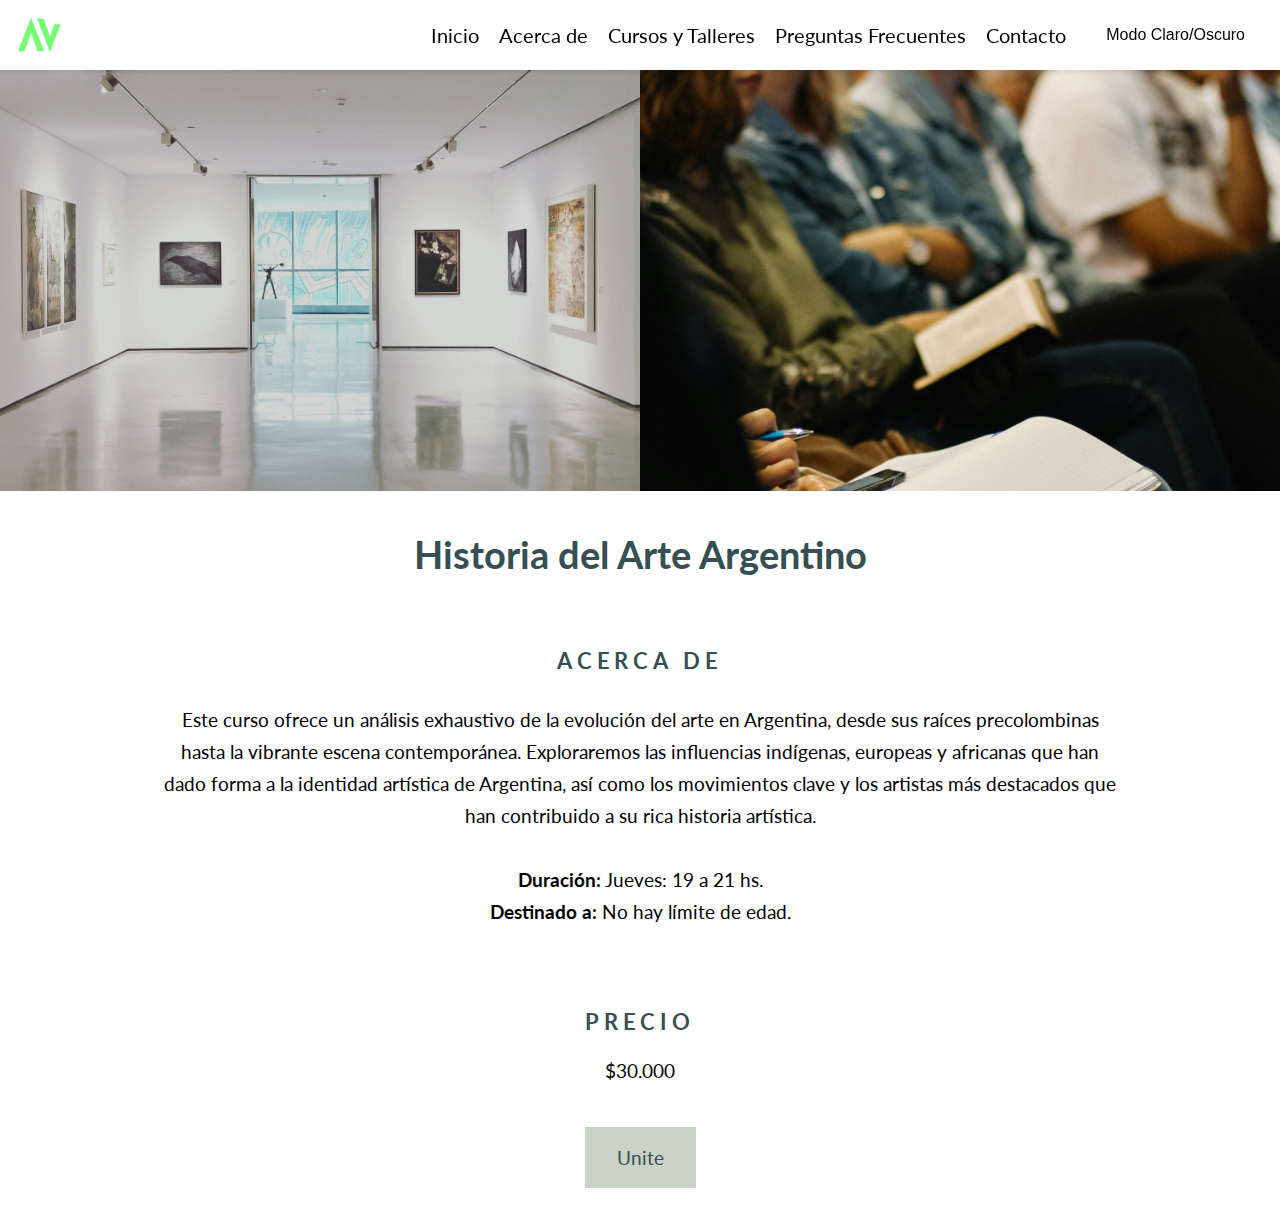
<file: H.A.html>
<!DOCTYPE html>
<html lang="en">
  <head>
    <meta charset="UTF-8" />
    <meta name="viewport" content="width=device-width, initial-scale=1.0" />
    <title>Historia del Arte Arentino</title>
    <link rel="stylesheet" href="./css/enlaces.css" />
    <link rel="preconnect" href="https://fonts.googleapis.com" />
    <link rel="preconnect" href="https://fonts.gstatic.com" crossorigin />
    <link
      href="https://fonts.googleapis.com/css2?family=Lato:ital,wght@0,100;0,300;0,400;0,700;0,900;1,100;1,300;1,400;1,700;1,900&display=swap"
      rel="stylesheet"
    />
    <link rel="icon" type="image/x-icon" href="./imagenes/logoOK.png" />
  </head>
  <body>
    <div class="contenedor">
      <header class="header">
        <a href="./index.html" aria-label="Enlace a la página de inicio">
          <img
            class="logo-image"
            src="./imagenes/logoOK.png"
            alt="Logo de la Escuela de Arte"
          />
        </a>
        <button id="menu-toggle" aria-label="Toggle menu">☰</button>
        <nav aria-label="Menú principal">
          <ul>
            <li><a href="./index.html">Inicio</a></li>
            <li><a href="./acerca.html">Acerca de</a></li>
            <li><a href="./cursos.html">Cursos y Talleres</a></li>
            <li><a href="./preguntas.html">Preguntas Frecuentes</a></li>
            <li><a href="./contacto.html">Contacto</a></li>
            <button id="theme-toggle-btn">Modo Claro/Oscuro</button>
          </ul>
        </nav>
      </header>
      <div class="enlacesImg">
        <img
          class="img"
          src="./imagenes/imgs-enlaces/H.A2.jpg"
          alt="Imágen de un museo"
        />
        <img
          class="img"
          id="img-2"
          src="./imagenes/imgs-enlaces/enlaces-ha-img2.jpg"
          alt="Imágen de varias personas en una clase"
        />
      </div>

      <main>
        <div class="presentacion">
          <h1>Historia del Arte Argentino</h1>
          <h3 class="enlacesh3">ACERCA DE</h3>

          <p>
            Este curso ofrece un análisis exhaustivo de la evolución del arte en
            Argentina, desde sus raíces precolombinas hasta la vibrante escena
            contemporánea. Exploraremos las influencias indígenas, europeas y
            africanas que han dado forma a la identidad artística de Argentina,
            así como los movimientos clave y los artistas más destacados que han
            contribuido a su rica historia artística.
            <br />
            <br />
            <strong>Duración:</strong> Jueves: 19 a 21 hs.<br />
            <strong>Destinado a:</strong> No hay límite de edad.
          </p>
        </div>
        <div class="precio">
          <h3 class="enlacesh3">PRECIO</h3>
          <p>$30.000</p>
        </div>
        <div class="contacto">
          <a href="#" class="btn-caja">Unite</a>
        </div>
      </main>
    </div>
    <script>
      document
        .getElementById("theme-toggle-btn")
        .addEventListener("click", function () {
          document.body.classList.toggle("dark-mode");
        });
    </script>
    <script>
      document
        .getElementById("menu-toggle")
        .addEventListener("click", function () {
          document.querySelector("nav").classList.toggle("show");
          this.classList.toggle("show");
        });
    </script>
  </body>
</html>
</file>
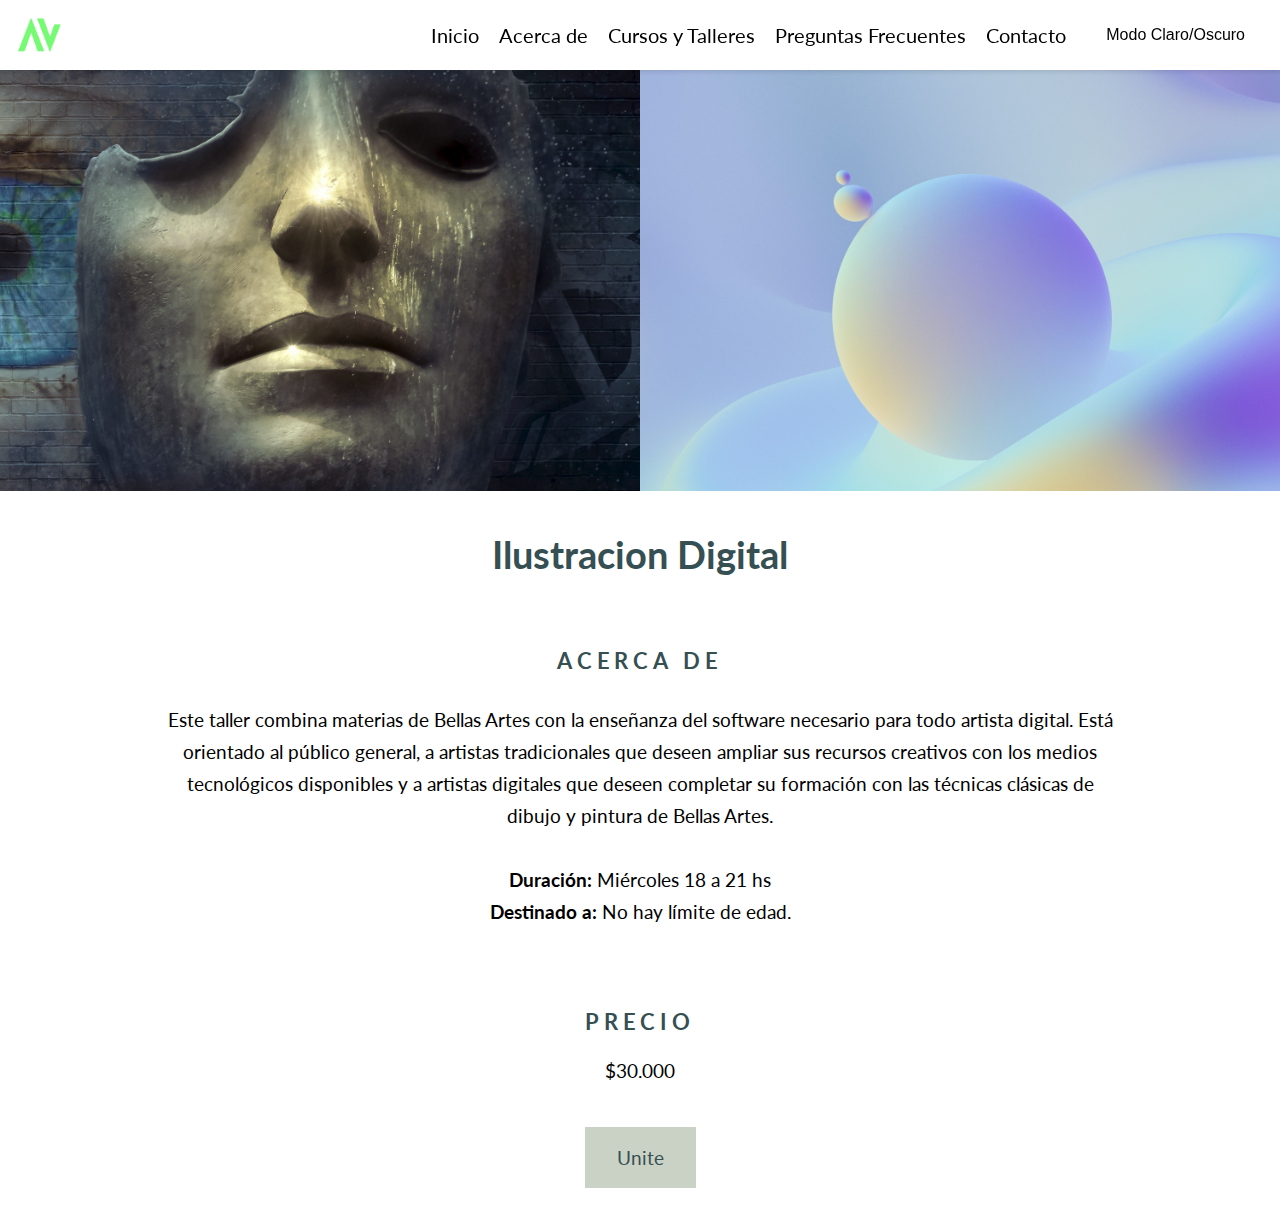
<file: ilustracion.html>
<!DOCTYPE html>
<html lang="en">
  <head>
    <meta charset="UTF-8" />
    <meta name="viewport" content="width=device-width, initial-scale=1.0" />
    <title>Ilusración Digital</title>
    <link rel="stylesheet" href="./css/enlaces.css" />
    <link rel="preconnect" href="https://fonts.googleapis.com" />
    <link rel="preconnect" href="https://fonts.gstatic.com" crossorigin />
    <link
      href="https://fonts.googleapis.com/css2?family=Lato:ital,wght@0,100;0,300;0,400;0,700;0,900;1,100;1,300;1,400;1,700;1,900&display=swap"
      rel="stylesheet"
    />
    <link rel="icon" type="image/x-icon" href="./imagenes/logoOK.png" />
  </head>
  <body>
    <div class="contenedor">
      <header class="header">
        <a href="./index.html" aria-label="Enlace a la página de inicio">
          <img
            class="logo-image"
            src="./imagenes/logoOK.png"
            alt="Logo de la Escuela de Arte"
          />
        </a>
        <button id="menu-toggle" aria-label="Toggle menu">☰</button>
        <nav aria-label="Menú principal">
          <ul>
            <li><a href="./index.html">Inicio</a></li>
            <li><a href="./acerca.html">Acerca de</a></li>
            <li><a href="./cursos.html">Cursos y Talleres</a></li>
            <li><a href="./preguntas.html">Preguntas Frecuentes</a></li>
            <li><a href="./contacto.html">Contacto</a></li>
            <button id="theme-toggle-btn">Modo Claro/Oscuro</button>
          </ul>
        </nav>
      </header>
      <div class="enlacesImg">
        <img
          class="img"
          src="./imagenes/imgs-enlaces/ilus digit.jpg"
          alt="Imágen sobre una obra digital"
        />
        <img
          class="img"
          id="img-2"
          src="./imagenes/imgs-enlaces/enlaces-digital-img2.jpg"
          alt="Imágen de una obra digital"
        />
      </div>

      <main>
        <div class="presentacion">
          <h1>Ilustracion Digital</h1>
          <h3 class="enlacesh3">ACERCA DE</h3>

          <p>
            Este taller combina materias de Bellas Artes con la enseñanza del
            software necesario para todo artista digital. Está orientado al
            público general, a artistas tradicionales que deseen ampliar sus
            recursos creativos con los medios tecnológicos disponibles y a
            artistas digitales que deseen completar su formación con las
            técnicas clásicas de dibujo y pintura de Bellas Artes.
            <br />
            <br />
            <strong>Duración:</strong> Miércoles 18 a 21 hs<br />
            <strong>Destinado a:</strong> No hay límite de edad.
          </p>
        </div>
        <div class="precio">
          <h3 class="enlacesh3">PRECIO</h3>
          <p>$30.000</p>
        </div>
        <div class="contacto">
          <a href="#" class="btn-caja">Unite</a>
        </div>
      </main>
    </div>
    <script>
      document
        .getElementById("theme-toggle-btn")
        .addEventListener("click", function () {
          document.body.classList.toggle("dark-mode");
        });
    </script>
    <script>
      document
        .getElementById("menu-toggle")
        .addEventListener("click", function () {
          document.querySelector("nav").classList.toggle("show");
          this.classList.toggle("show");
        });
    </script>
  </body>
</html>
</file>
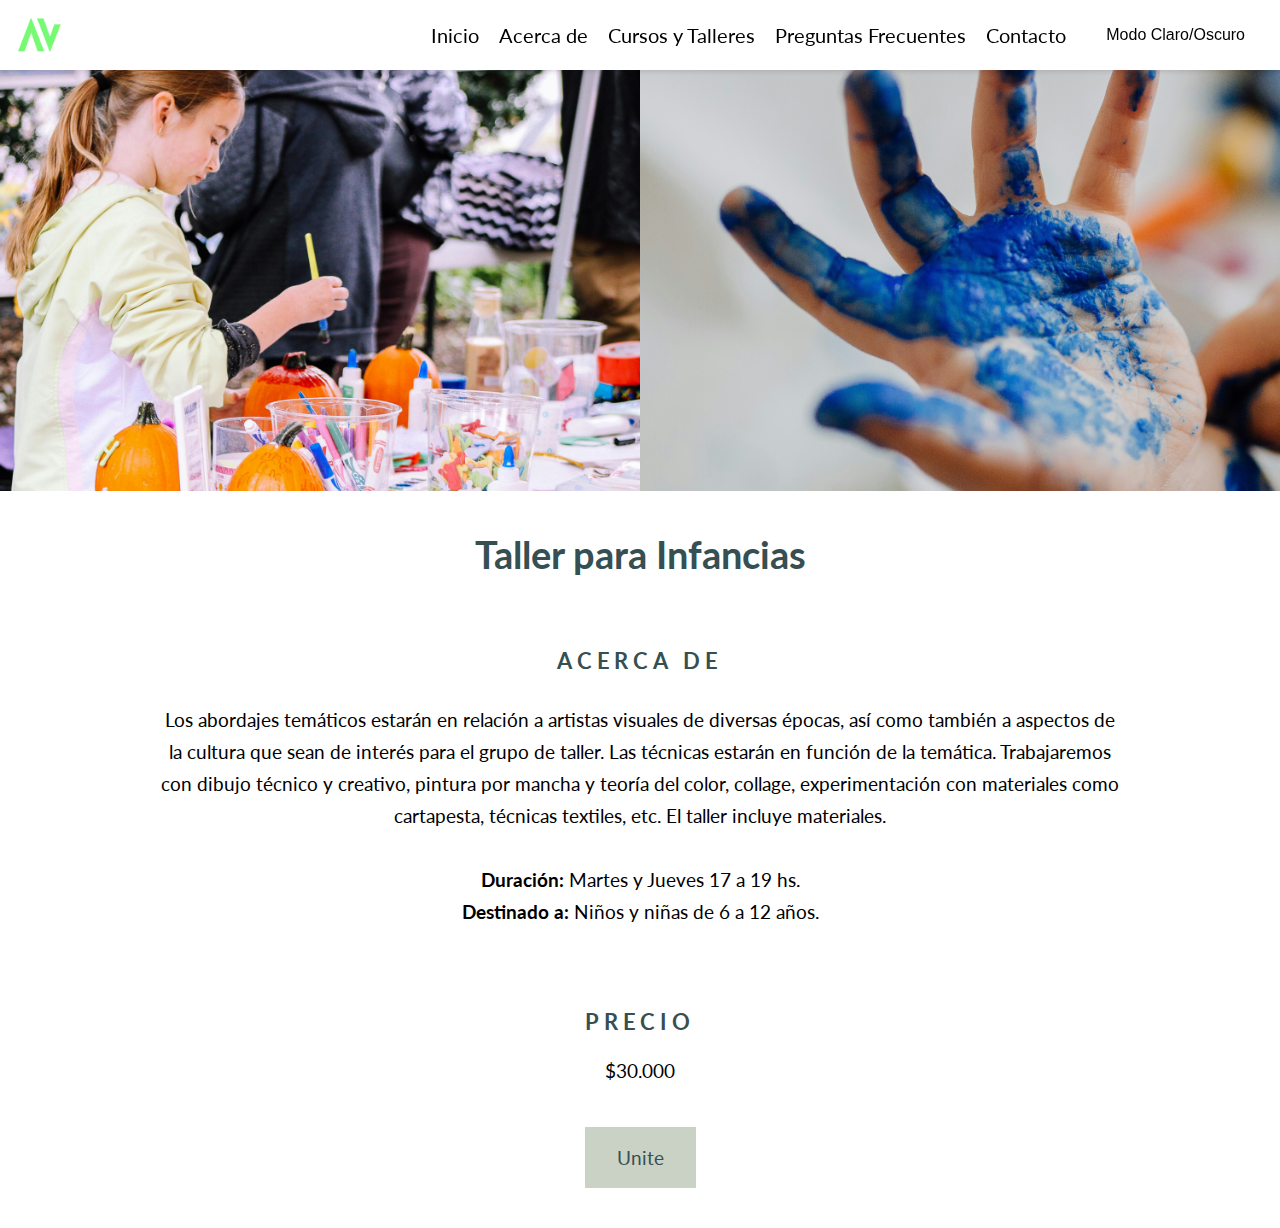
<file: infancias.html>
<!DOCTYPE html>
<html lang="en">
  <head>
    <meta charset="UTF-8" />
    <meta name="viewport" content="width=device-width, initial-scale=1.0" />
    <title>Taller para Infancias</title>
    <link rel="stylesheet" href="./css/enlaces.css" />
    <link rel="preconnect" href="https://fonts.googleapis.com" />
    <link rel="preconnect" href="https://fonts.gstatic.com" crossorigin />
    <link
      href="https://fonts.googleapis.com/css2?family=Lato:ital,wght@0,100;0,300;0,400;0,700;0,900;1,100;1,300;1,400;1,700;1,900&display=swap"
      rel="stylesheet"
    />
    <link rel="icon" type="image/x-icon" href="./imagenes/logoOK.png" />
  </head>
  <body>
    <div class="contenedor">
      <header class="header">
        <a href="./index.html" aria-label="Enlace a la página de inicio">
          <img
            class="logo-image"
            src="./imagenes/logoOK.png"
            alt="Logo de la Escuela de Arte"
          />
        </a>
        <button id="menu-toggle" aria-label="Toggle menu">☰</button>
        <nav aria-label="Menú principal">
          <ul>
            <li><a href="./index.html">Inicio</a></li>
            <li><a href="./acerca.html">Acerca de</a></li>
            <li><a href="./cursos.html">Cursos y Talleres</a></li>
            <li><a href="./preguntas.html">Preguntas Frecuentes</a></li>
            <li><a href="./contacto.html">Contacto</a></li>
            <button id="theme-toggle-btn">Modo Claro/Oscuro</button>
          </ul>
        </nav>
      </header>
      <div class="enlacesImg">
        <img
          class="img"
          src="./imagenes/imgs-enlaces/Taller infancias 2.jpg"
          alt="Imagen sobre una nena creando"
        />
        <img
          class="img"
          id="img-2"
          src="./imagenes/imgs-enlaces/enlaces-img2.jpg"
          alt="Imagen de la mano de un niño pintada"
        />
      </div>
      <main>
        <div class="presentacion">
          <h1>Taller para Infancias</h1>
          <h3 class="enlacesh3">ACERCA DE</h3>

          <p>
            Los abordajes temáticos estarán en relación a artistas visuales de
            diversas épocas, así como también a aspectos de la cultura que sean
            de interés para el grupo de taller. Las técnicas estarán en función
            de la temática. Trabajaremos con dibujo técnico y creativo, pintura
            por mancha y teoría del color, collage, experimentación con
            materiales como cartapesta, técnicas textiles, etc. El taller
            incluye materiales.
            <br />
            <br />
            <strong>Duración:</strong> Martes y Jueves 17 a 19 hs. <br />
            <strong>Destinado a:</strong> Niños y niñas de 6 a 12 años.
          </p>
        </div>
        <div class="precio">
          <h3 class="enlacesh3">PRECIO</h3>
          <p>$30.000</p>
        </div>
        <div class="contacto">
          <a href="#" class="btn-caja">Unite</a>
        </div>
      </main>
    </div>

    <script src="./js/cursos_script.js"></script>
    <script>
      document
        .getElementById("theme-toggle-btn")
        .addEventListener("click", function () {
          document.body.classList.toggle("dark-mode");
        });
    </script>
    <script>
      document
        .getElementById("menu-toggle")
        .addEventListener("click", function () {
          document.querySelector("nav").classList.toggle("show");
          this.classList.toggle("show");
        });
    </script>
  </body>
</html>
</file>
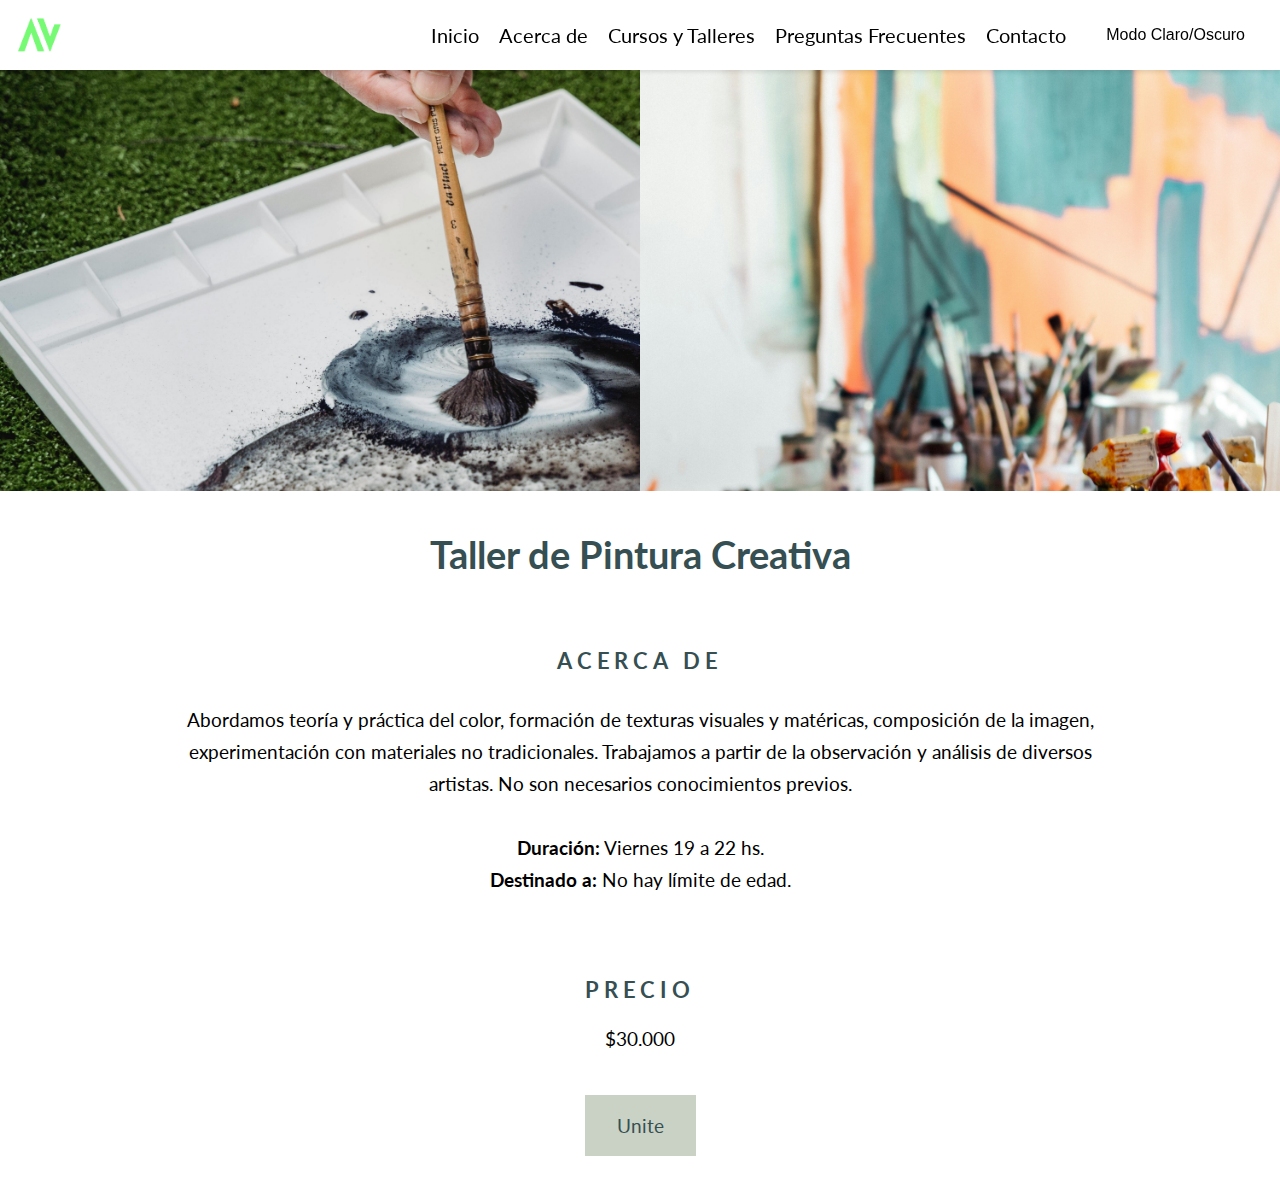
<file: pinturaCreativa.html>
<!DOCTYPE html>
<html lang="en">
  <head>
    <meta charset="UTF-8" />
    <meta name="viewport" content="width=device-width, initial-scale=1.0" />
    <title>Taller de Pintura Creativa</title>
    <link rel="stylesheet" href="./css/enlaces.css" />
    <link rel="preconnect" href="https://fonts.googleapis.com" />
    <link rel="preconnect" href="https://fonts.gstatic.com" crossorigin />
    <link
      href="https://fonts.googleapis.com/css2?family=Lato:ital,wght@0,100;0,300;0,400;0,700;0,900;1,100;1,300;1,400;1,700;1,900&display=swap"
      rel="stylesheet"
    />
    <link rel="icon" type="image/x-icon" href="./imagenes/logoOK.png" />
  </head>
  <body>
    <div class="contenedor">
      <header class="header">
        <a href="./index.html" aria-label="Enlace a la página de inicio">
          <img
            class="logo-image"
            src="./imagenes/logoOK.png"
            alt="Logo de la Escuela de Arte"
          />
        </a>
        <button id="menu-toggle" aria-label="Toggle menu">☰</button>
        <nav aria-label="Menú principal">
          <ul>
            <li><a href="./index.html">Inicio</a></li>
            <li><a href="./acerca.html">Acerca de</a></li>
            <li><a href="./cursos.html">Cursos y Talleres</a></li>
            <li><a href="./preguntas.html">Preguntas Frecuentes</a></li>
            <li><a href="./contacto.html">Contacto</a></li>
            <button id="theme-toggle-btn">Modo Claro/Oscuro</button>
          </ul>
        </nav>
      </header>
      <div class="enlacesImg">
        <img
          class="img"
          src="./imagenes/imgs-enlaces/PinturaCreativa1.jpg"
          alt="Imágen de un pincel revolviendo"
        />
        <img
          class="img"
          id="img-2"
          src="./imagenes/imgs-enlaces/enlaces-pinturacrea-img2.jpg"
          alt="Imágen sobre mesa de trabajo con materiales artisticos"
        />
      </div>

      <main>
        <div class="presentacion">
          <h1>Taller de Pintura Creativa</h1>
          <h3 class="enlacesh3">ACERCA DE</h3>

          <p>
            Abordamos teoría y práctica del color, formación de texturas
            visuales y matéricas, composición de la imagen, experimentación con
            materiales no tradicionales. Trabajamos a partir de la observación y
            análisis de diversos artistas. No son necesarios conocimientos
            previos.
            <br />
            <br />
            <strong>Duración:</strong> Viernes 19 a 22 hs.<br />
            <strong>Destinado a:</strong> No hay límite de edad.
          </p>
        </div>
        <div class="precio">
          <h3 class="enlacesh3">PRECIO</h3>
          <p>$30.000</p>
        </div>
        <div class="contacto">
          <a href="#" class="btn-caja">Unite</a>
        </div>
      </main>
    </div>
    <script>
      document
        .getElementById("theme-toggle-btn")
        .addEventListener("click", function () {
          document.body.classList.toggle("dark-mode");
        });
    </script>
    <script>
      document
        .getElementById("menu-toggle")
        .addEventListener("click", function () {
          document.querySelector("nav").classList.toggle("show");
          this.classList.toggle("show");
        });
    </script>
  </body>
</html>
</file>
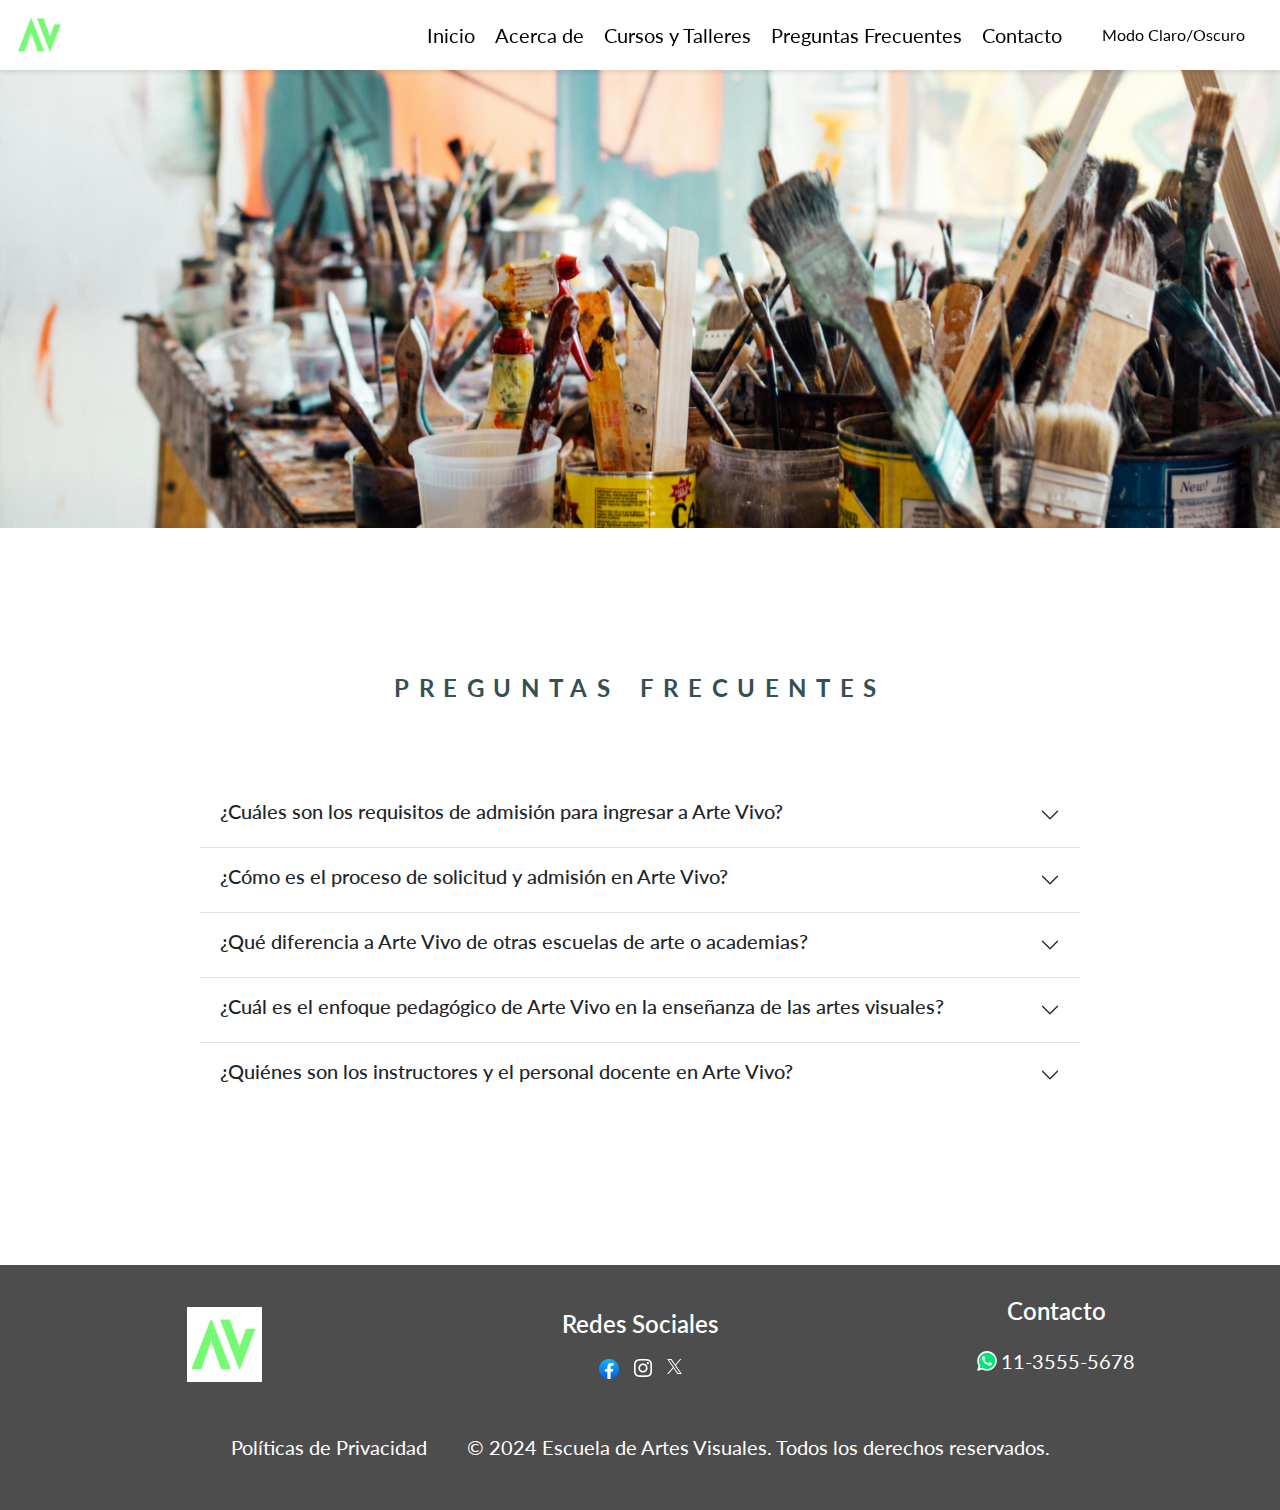
<file: preguntas.html>
<!DOCTYPE html>
<html lang="es">
  <head>
    <meta charset="UTF-8" />
    <meta name="viewport" content="width=device-width, initial-scale=1.0" />
    <link rel="preconnect" href="https://fonts.googleapis.com" />
    <link rel="preconnect" href="https://fonts.gstatic.com" crossorigin />
    <link
      href="https://fonts.googleapis.com/css2?family=Lato:ital,wght@0,100;0,300;0,400;0,700;0,900;1,100;1,300;1,400;1,700;1,900&display=swap"
      rel="stylesheet"
    />
    <link
      href="https://cdn.jsdelivr.net/npm/bootstrap@5.3.3/dist/css/bootstrap.min.css"
      rel="stylesheet"
      integrity="sha384-QWTKZyjpPEjISv5WaRU9OFeRpok6YctnYmDr5pNlyT2bRjXh0JMhjY6hW+ALEwIH"
      crossorigin="anonymous"
    />
    <link rel="stylesheet" href="./css/preguntas.css" />
    <link rel="icon" type="image/x-icon" href="./imagenes/logoOK.png" />
    <title>Preguntas Frecuentes</title>
  </head>
  <body>
    <div class="contenedor">
      <header class="header">
        <a href="./index.html" aria-label="Enlace a la página de inicio">
          <img
            class="logo-image"
            src="./imagenes/logoOK.png"
            alt="Logo de la Escuela de Arte"
          />
        </a>
        <button id="menu-toggle" aria-label="Toggle menu">☰</button>
        <nav aria-label="Menú principal">
          <ul>
            <li><a href="./index.html">Inicio</a></li>
            <li><a href="./acerca.html">Acerca de</a></li>
            <li><a href="./cursos.html">Cursos y Talleres</a></li>
            <li><a href="./preguntas.html">Preguntas Frecuentes</a></li>
            <li><a href="./contacto.html">Contacto</a></li>
            <button id="theme-toggle-btn">Modo Claro/Oscuro</button>
          </ul>
        </nav>
      </header>
      <div>
        <img src="./imagenes/imgs-banners/PORTADA2.jpg" alt="" />
      </div>

      <main class="main">
        <h3 class="preguntas">PREGUNTAS FRECUENTES</h3>
        <div class="accordion accordion-flush" id="accordionFlushExample">
          <div class="accordion-item">
            <h2 class="accordion-header">
              <button
                class="accordion-button collapsed"
                type="button"
                data-bs-toggle="collapse"
                data-bs-target="#flush-collapseOne"
                aria-expanded="false"
                aria-controls="flush-collapseOne"
              >
                <h5>
                  ¿Cuáles son los requisitos de admisión para ingresar a Arte
                  Vivo?
                </h5>
              </button>
            </h2>
            <div
              id="flush-collapseOne"
              class="accordion-collapse collapse"
              data-bs-parent="#accordionFlushExample"
            >
              <div class="accordion-body">
                La escuela no tiene requisitos de admisión.
              </div>
            </div>
          </div>

          <div class="accordion-item">
            <h2 class="accordion-header">
              <button
                class="accordion-button collapsed"
                type="button"
                data-bs-toggle="collapse"
                data-bs-target="#flush-collapseTwo"
                aria-expanded="false"
                aria-controls="flush-collapseTwo"
              >
                <h5>
                  ¿Cómo es el proceso de solicitud y admisión en Arte Vivo?
                </h5>
              </button>
            </h2>
            <div
              id="flush-collapseTwo"
              class="accordion-collapse collapse"
              data-bs-parent="#accordionFlushExample"
            >
              <div class="accordion-body">
                Completando el formulario de contacto y abonando la matrícula
                que será detallada en el mail de respuesta.
              </div>
            </div>
          </div>

          <div class="accordion-item">
            <h2 class="accordion-header">
              <button
                class="accordion-button collapsed"
                type="button"
                data-bs-toggle="collapse"
                data-bs-target="#flush-collapseThree"
                aria-expanded="false"
                aria-controls="flush-collapseThree"
              >
                <h5>
                  ¿Qué diferencia a Arte Vivo de otras escuelas de arte o
                  academias?
                </h5>
              </button>
            </h2>
            <div
              id="flush-collapseThree"
              class="accordion-collapse collapse"
              data-bs-parent="#accordionFlushExample"
            >
              <div class="accordion-body">
                Arte Vivo es una escuela de arte específicamente orientada a las
                artes visuales, con una absoluta apertura al intercambio de
                disciplinas pero con un anclaje sólido en la formación en
                lenguaje visual. Asimismo, es una escuela que cree fuertemente
                en la formación integral de los productores de arte ofreciendo
                cursos y clínicas para el intercambio y enriquecimiento
                constantes.
              </div>
            </div>
          </div>

          <div class="accordion-item">
            <h2 class="accordion-header">
              <button
                class="accordion-button collapsed"
                type="button"
                data-bs-toggle="collapse"
                data-bs-target="#flush-collapseFour"
                aria-expanded="false"
                aria-controls="flush-collapseFour"
              >
                <h5>
                  ¿Cuál es el enfoque pedagógico de Arte Vivo en la enseñanza de
                  las artes visuales?
                </h5>
              </button>
            </h2>
            <div
              id="flush-collapseFour"
              class="accordion-collapse collapse"
              data-bs-parent="#accordionFlushExample"
            >
              <div class="accordion-body">
                Creemos que el arte es un medio de expresión humana, que toda
                persona puede ejercer con la formación y acompañamiento idóneo
                de docentes expertos en el campo que acompañen y fortalezcan las
                herramientas necesarias para la producción. Las artes son parte
                fundamental para la formación de personas íntegras, cultas
                visualmente, con pensamiento crítico y sensibilidad.
              </div>
            </div>
          </div>

          <div class="accordion-item">
            <h2 class="accordion-header">
              <button
                class="accordion-button collapsed"
                type="button"
                data-bs-toggle="collapse"
                data-bs-target="#flush-collapseFive"
                aria-expanded="false"
                aria-controls="flush-collapseFive"
              >
                <h5>
                  ¿Quiénes son los instructores y el personal docente en Arte
                  Vivo?
                </h5>
              </button>
            </h2>
            <div
              id="flush-collapseFive"
              class="accordion-collapse collapse"
              data-bs-parent="#accordionFlushExample"
            >
              <div class="accordion-body">
                Los docentes de la escuela son artistas visuales e historiadores
                con una sólida formación pedagógica en la enseñanza de sus
                materias. Asimismo son profesionales con una reconocida
                trayectoria en el medio.
              </div>
            </div>
          </div>
        </div>
      </main>

      <footer>
        <div class="footer-container">
          <div class="footer-section">
            <img
              id="logo-image-footer"
              src="./imagenes/logoOK.png"
              alt="Logo de la Escuela de Arte"
            />
          </div>
          <div class="footer-section">
            <h3>Redes Sociales</h3>
            <ul id="ul-social">
              <li>
                <a
                  rel="noopener"
                  href="https://www.facebook.com/?locale=es_LA"
                  target="_blank"
                  class="social-link"
                  ><svg
                    xmlns="http://www.w3.org/2000/svg"
                    viewBox="0 0 36 36"
                    fill="url(#a)"
                    height="20"
                    width="20"
                  >
                    <defs>
                      <linearGradient
                        x1="50%"
                        x2="50%"
                        y1="97.078%"
                        y2="0%"
                        id="a"
                      >
                        <stop offset="0%" stop-color="#0062E0"></stop>
                        <stop offset="100%" stop-color="#19AFFF"></stop>
                      </linearGradient>
                    </defs>
                    <path
                      d="M15 35.8C6.5 34.3 0 26.9 0 18 0 8.1 8.1 0 18 0s18 8.1 18 18c0 8.9-6.5 16.3-15 17.8l-1-.8h-4l-1 .8z"
                    ></path>
                    <path
                      fill="#FFF"
                      d="m25 23 .8-5H21v-3.5c0-1.4.5-2.5 2.7-2.5H26V7.4c-1.3-.2-2.7-.4-4-.4-4.1 0-7 2.5-7 7v4h-4.5v5H15v12.7c1 .2 2 .3 3 .3s2-.1 3-.3V23h4z"
                    ></path></svg
                ></a>
              </li>
              <li>
                <a
                  rel="noopener"
                  href="https://www.instagram.com/reel/C5kAtQau6oF/?igsh=aXc1am41emd6bW9s"
                  target="_blank"
                  class="social-link"
                  ><svg
                    xmlns="http://www.w3.org/2000/svg"
                    width="18"
                    height="18"
                    preserveAspectRatio="xMidYMid"
                    viewBox="0 0 256 256"
                  >
                    <path
                      fill="#fff"
                      d="M128 23.064c34.177 0 38.225.13 51.722.745 12.48.57 19.258 2.655 23.769 4.408 5.974 2.322 10.238 5.096 14.717 9.575 4.48 4.479 7.253 8.743 9.575 14.717 1.753 4.511 3.838 11.289 4.408 23.768.615 13.498.745 17.546.745 51.723 0 34.178-.13 38.226-.745 51.723-.57 12.48-2.655 19.257-4.408 23.768-2.322 5.974-5.096 10.239-9.575 14.718-4.479 4.479-8.743 7.253-14.717 9.574-4.511 1.753-11.289 3.839-23.769 4.408-13.495.616-17.543.746-51.722.746-34.18 0-38.228-.13-51.723-.746-12.48-.57-19.257-2.655-23.768-4.408-5.974-2.321-10.239-5.095-14.718-9.574-4.479-4.48-7.253-8.744-9.574-14.718-1.753-4.51-3.839-11.288-4.408-23.768-.616-13.497-.746-17.545-.746-51.723 0-34.177.13-38.225.746-51.722.57-12.48 2.655-19.258 4.408-23.769 2.321-5.974 5.095-10.238 9.574-14.717 4.48-4.48 8.744-7.253 14.718-9.575 4.51-1.753 11.288-3.838 23.768-4.408 13.497-.615 17.545-.745 51.723-.745M128 0C93.237 0 88.878.147 75.226.77c-13.625.622-22.93 2.786-31.071 5.95-8.418 3.271-15.556 7.648-22.672 14.764C14.367 28.6 9.991 35.738 6.72 44.155 3.555 52.297 1.392 61.602.77 75.226.147 88.878 0 93.237 0 128c0 34.763.147 39.122.77 52.774.622 13.625 2.785 22.93 5.95 31.071 3.27 8.417 7.647 15.556 14.763 22.672 7.116 7.116 14.254 11.492 22.672 14.763 8.142 3.165 17.446 5.328 31.07 5.95 13.653.623 18.012.77 52.775.77s39.122-.147 52.774-.77c13.624-.622 22.929-2.785 31.07-5.95 8.418-3.27 15.556-7.647 22.672-14.763 7.116-7.116 11.493-14.254 14.764-22.672 3.164-8.142 5.328-17.446 5.95-31.07.623-13.653.77-18.012.77-52.775s-.147-39.122-.77-52.774c-.622-13.624-2.786-22.929-5.95-31.07-3.271-8.418-7.648-15.556-14.764-22.672C227.4 14.368 220.262 9.99 211.845 6.72c-8.142-3.164-17.447-5.328-31.071-5.95C167.122.147 162.763 0 128 0Zm0 62.27C91.698 62.27 62.27 91.7 62.27 128c0 36.302 29.428 65.73 65.73 65.73 36.301 0 65.73-29.428 65.73-65.73 0-36.301-29.429-65.73-65.73-65.73Zm0 108.397c-23.564 0-42.667-19.103-42.667-42.667S104.436 85.333 128 85.333s42.667 19.103 42.667 42.667-19.103 42.667-42.667 42.667Zm83.686-110.994c0 8.484-6.876 15.36-15.36 15.36-8.483 0-15.36-6.876-15.36-15.36 0-8.483 6.877-15.36 15.36-15.36 8.484 0 15.36 6.877 15.36 15.36Z"
                    ></path></svg
                ></a>
              </li>
              <li>
                <a
                  rel="noopener"
                  href="https://twitter.com/?lang=es"
                  target="_blank"
                  class="social-link"
                  ><svg
                    xmlns="http://www.w3.org/2000/svg"
                    width="15"
                    height="15"
                    fill="none"
                    viewBox="0 0 1200 1227"
                  >
                    <path
                      fill="#fff"
                      d="M714.163 519.284 1160.89 0h-105.86L667.137 450.887 357.328 0H0l468.492 681.821L0 1226.37h105.866l409.625-476.152 327.181 476.152H1200L714.137 519.284h.026ZM569.165 687.828l-47.468-67.894-377.686-540.24h162.604l304.797 435.991 47.468 67.894 396.2 566.721H892.476L569.165 687.854v-.026Z"
                    ></path></svg
                ></a>
              </li>
            </ul>
          </div>
          <div class="footer-section">
            <h3>Contacto</h3>
            <p>
              <a
                rel="noopener"
                href="https://web.whatsapp.com/"
                target="_blank"
                class="social-link"
                ><svg
                  viewBox="0 0 256 259"
                  width="20"
                  height="20"
                  xmlns="http://www.w3.org/2000/svg"
                  preserveAspectRatio="xMidYMid"
                >
                  <path
                    d="m67.663 221.823 4.185 2.093c17.44 10.463 36.971 15.346 56.503 15.346 61.385 0 111.609-50.224 111.609-111.609 0-29.297-11.859-57.897-32.785-78.824-20.927-20.927-48.83-32.785-78.824-32.785-61.385 0-111.61 50.224-110.912 112.307 0 20.926 6.278 41.156 16.741 58.594l2.79 4.186-11.16 41.156 41.853-10.464Z"
                    fill="#00E676"
                  ></path>
                  <path
                    d="M219.033 37.668C195.316 13.254 162.531 0 129.048 0 57.898 0 .698 57.897 1.395 128.35c0 22.322 6.278 43.947 16.742 63.478L0 258.096l67.663-17.439c18.834 10.464 39.76 15.347 60.688 15.347 70.453 0 127.653-57.898 127.653-128.35 0-34.181-13.254-66.269-36.97-89.986ZM129.048 234.38c-18.834 0-37.668-4.882-53.712-14.648l-4.185-2.093-40.458 10.463 10.463-39.76-2.79-4.186C7.673 134.63 22.322 69.058 72.546 38.365c50.224-30.692 115.097-16.043 145.79 34.181 30.692 50.224 16.043 115.097-34.18 145.79-16.045 10.463-35.576 16.043-55.108 16.043Zm61.385-77.428-7.673-3.488s-11.16-4.883-18.136-8.371c-.698 0-1.395-.698-2.093-.698-2.093 0-3.488.698-4.883 1.396 0 0-.697.697-10.463 11.858-.698 1.395-2.093 2.093-3.488 2.093h-.698c-.697 0-2.092-.698-2.79-1.395l-3.488-1.395c-7.673-3.488-14.648-7.674-20.229-13.254-1.395-1.395-3.488-2.79-4.883-4.185-4.883-4.883-9.766-10.464-13.253-16.742l-.698-1.395c-.697-.698-.697-1.395-1.395-2.79 0-1.395 0-2.79.698-3.488 0 0 2.79-3.488 4.882-5.58 1.396-1.396 2.093-3.488 3.488-4.883 1.395-2.093 2.093-4.883 1.395-6.976-.697-3.488-9.068-22.322-11.16-26.507-1.396-2.093-2.79-2.79-4.883-3.488H83.01c-1.396 0-2.79.698-4.186.698l-.698.697c-1.395.698-2.79 2.093-4.185 2.79-1.395 1.396-2.093 2.79-3.488 4.186-4.883 6.278-7.673 13.951-7.673 21.624 0 5.58 1.395 11.161 3.488 16.044l.698 2.093c6.278 13.253 14.648 25.112 25.81 35.575l2.79 2.79c2.092 2.093 4.185 3.488 5.58 5.58 14.649 12.557 31.39 21.625 50.224 26.508 2.093.697 4.883.697 6.976 1.395h6.975c3.488 0 7.673-1.395 10.464-2.79 2.092-1.395 3.487-1.395 4.882-2.79l1.396-1.396c1.395-1.395 2.79-2.092 4.185-3.487 1.395-1.395 2.79-2.79 3.488-4.186 1.395-2.79 2.092-6.278 2.79-9.765v-4.883s-.698-.698-2.093-1.395Z"
                    fill="#FFF"
                  ></path></svg
                >11-3555-5678</a
              >
            </p>
          </div>
        </div>
        <div class="footer-section" style="margin-top: 40px">
          <p>
            <a
              href="/politicas-de-privacidad"
              style="justify-content: start; margin-right: 40px"
              >Políticas de Privacidad</a
            >© 2024 Escuela de Artes Visuales. Todos los derechos reservados.
          </p>
        </div>
      </footer>
    </div>
    <script
      src="https://cdn.jsdelivr.net/npm/bootstrap@5.3.3/dist/js/bootstrap.bundle.min.js"
      integrity="sha384-YvpcrYf0tY3lHB60NNkmXc5s9fDVZLESaAA55NDzOxhy9GkcIdslK1eN7N6jIeHz"
      crossorigin="anonymous"
    ></script>
    <script src="./js/script.js"></script>
    <script>
      document
        .getElementById("menu-toggle")
        .addEventListener("click", function () {
          document.querySelector("nav").classList.toggle("show");
          this.classList.toggle("show");
        });
    </script>
  </body>
</html>
</file>
<file: css/acerca.css>
/* Estilos generales */
* {
  margin: 0;
  padding: 0;
  box-sizing: border-box;
}

html {
  width: 100%;
  height: 100%;
}

body {
  font-family: "lato", sans-serif;
  font-size: 1.2rem;
}

h3 {
  margin-bottom: 3rem;
  font-weight: 700;
}
.acerca {
  color: #354f52;
  font-size: 1.5rem;
  margin-top: 6rem;
  margin-bottom: 5rem;
  text-align: center;
  letter-spacing: 0.6rem;
  word-spacing: 0.3rem;
}
p {
  line-height: 2rem;
}

.contenedor {
  display: grid;
  grid-template:
    "nav"
    "header"
    "main"
    "footer";

  .nav {
    grid-area: nav;
  }

  .header {
    grid-area: header;
  }

  .footer {
    grid-area: footer;
  }
  .footer-section h3 {
    margin: 0px;
  }

  div img {
    width: 100%;
    height: 33rem;
    margin-bottom: 20px;
    object-fit: cover;
  }

  /*img {
    width: 100%;
    display: block;
    height: 30rem;
  }*/
}
/* estilos de header */
header {
  display: flex;
  justify-content: space-between;
  align-items: center;
  padding: 10px 20px;
  background-color: #fff; /* Color de fondo del navbar */
  position: fixed;
  width: 100%;
  top: 0;
  left: 0;
  z-index: 1000;
  box-shadow: 0 2px 4px rgba(0, 0, 0, 0.1);
}

header .logo-container {
  display: flex;
  align-items: center;
}

header nav ul {
  list-style-type: none;
  margin: 0;
  padding: 0;
  display: flex;
  align-items: center;
}

header nav ul li {
  margin-right: 20px;
}

header nav ul li a {
  color: #000;
  font-size: 1.25rem;
  transition: color 0.3s;
  text-decoration: none;
}

header nav ul li a:hover {
  color: #84a98c;
}

header a {
  color: #fff;
  text-decoration: none;
}

#menu-toggle {
  display: none;
  font-size: 2rem;
  background: none;
  border: none;
  cursor: pointer;
}

nav ul {
  display: flex;
  list-style-type: none;
  margin: 0;
  padding: 0;
}

nav li {
  margin-right: 1rem;
}

nav li a:hover {
  color: #cad2c5;
}

.logo-image {
  max-height: 50px;
}

/* estilo boton claro oscuro */
.dark-mode {
  background-color: gainsboro !important;
}

#theme-toggle-btn {
  background-color: transparent;
  color: #000;
  border: none;
  cursor: pointer;
  font-size: 16px;
  padding: 10px 20px;
  transition: background-color 0.3s, color 0.3s;
}

#theme-toggle-btn:hover {
  background-color: #84a98c;
  color: #fff;
}

/* estilos del contenido */
.main {
  text-align: center;
  padding: 0px 400px 100px 400px;
  margin-bottom: 3.75rem;
}

.main h1 {
  margin: 0px 0px 50px 0px;
}

/* estilos del footer */
footer {
  color: #fff;
  padding: 2rem;
  background-color: #333333df;
}

.footer-container {
  display: grid;
  grid-template-columns: repeat(3, 1fr);
  grid-gap: 2rem;
  place-items: center;
}

.footer-section {
  text-align: center;
}

.footer-section ul {
  list-style-type: none;
  margin: 0;
  padding: 0;
}

.footer-section a {
  color: #fff;
  text-decoration: none;
  margin-top: 20px;
}

.footer-section a:hover {
  color: #ddd;
}

.footer-section p {
  text-align: center;
}

.social-link {
  display: flex;
  justify-content: center;
  align-items: center;
  gap: 4px;
  margin-top: 10px;
}

#logo-image-footer {
  max-height: 75px;
}

#ul-social {
  display: flex;
  gap: 15px;
  justify-content: center;
}

/* Media query */

@media screen and (max-width: 767px) {
  header {
    flex-direction: row;
    align-items: flex-start;
  }
  .logo-image {
    width: 25px;
    height: 25px;
  }

  #menu-toggle {
    display: block;
  }

  nav {
    display: none;
    width: 100%;
  }

  nav ul {
    flex-direction: column;
    width: 100%;
  }

  nav ul li {
    margin-right: 0;
    margin-bottom: 10px;
  }

  nav.show {
    display: block;
  }

  #menu-toggle.show {
    display: none;
  }
  .contenedor div img {
    height: 15rem;
  }
  .main {
    padding: 20px;
  }
  .acerca {
    margin-bottom: 3rem;
    margin-top: 3rem;
  }
  footer {
    .footer-container {
      grid-template-columns: 1fr;
    }
    #logo-image-footer {
      width: 50px;
      height: 50px;
    }
  }
}

@media screen and (min-width: 768px) and (max-width: 1023px) {
  header {
    padding: 10px;
  }

  .main {
    padding: 20px 200px 100px 200px;
  }

  .footer-container {
    /* grid-template-columns: repeat(2, 1fr);*/
  }
}

@media screen and (min-width: 1024px) and (max-width: 1439px) {
  header {
    padding: 10px 15px;
  }

  .main {
    padding: 20px 300px 150px 300px;
  }

  .footer-container {
    grid-template-columns: repeat(3, 1fr);
  }
}
</file>
<file: css/enlaces.css>
* {
  margin: 0;
  padding: 0;
  box-sizing: border-box;
}
html {
  height: 100%;
}
img {
  width: 100%;
  display: block;
}

body {
  font-family: "Lato", sans-serif;
  font-size: 1.2rem;
}
.contenedor {
  display: grid;
  grid-template:
    "nav"
    "header"
    "img"
    "main";
}
nav {
  grid-area: nav;
}
.header {
  grid-area: header;
}
.enlacesImg {
  margin-top: 0;
  display: flex;
  flex-direction: row;
  align-items: center;
}
main {
  grid-area: main;
}
/******LILIA************************/

/* Estilos del encabezado */
header {
  display: flex;
  justify-content: space-between;
  align-items: center;
  padding: 10px 20px;
  background-color: #fff; /* Color de fondo del navbar */
  position: fixed;
  width: 100%;
  top: 0;
  left: 0;
  z-index: 1000;
  box-shadow: 0 2px 4px rgba(0, 0, 0, 0.1);
}

header .logo-container {
  display: flex;
  align-items: center;
}

header nav ul {
  list-style-type: none;
  margin: 0;
  padding: 0;
  display: flex;
  align-items: center;
}

header nav ul li {
  margin-right: 20px;
}

header nav ul li a {
  color: #000;
  font-size: 1.25rem;
  transition: color 0.3s;
  text-decoration: none;
}

header nav ul li a:hover {
  color: #84a98c;
}

header a {
  color: #fff;
  text-decoration: none;
}

#menu-toggle {
  display: none;
  font-size: 2rem;
  background: none;
  border: none;
  cursor: pointer;
}

nav ul {
  display: flex;
  list-style-type: none;
  margin: 0;
  padding: 0;
}

nav li {
  margin-right: 1rem;
}

nav li a:hover {
  color: #cad2c5;
}

.logo-image {
  max-height: 50px;
}

/* estilo boton claro oscuro */
.dark-mode {
  background-color: gainsboro !important;
}

#theme-toggle-btn {
  background-color: transparent;
  color: #000;
  border: none;
  cursor: pointer;
  font-size: 16px;
  padding: 10px 20px;
  transition: background-color 0.3s, color 0.3s;
}

#theme-toggle-btn:hover {
  background-color: #84a98c;
  color: #fff;
}

/**********media queries***********/

@media screen and (max-width: 767px) {
  header {
    flex-direction: row;
    align-items: flex-start;
    nav ul li a {
      font-size: 0.9rem;
    }
    .logo-image {
      width: 25px;
      height: 25px;
    }
  }

  #menu-toggle {
    display: block;
  }

  nav {
    display: none;
    width: 100%;
  }

  nav ul {
    flex-direction: column;
    width: 100%;
  }

  nav ul li {
    margin-right: 0;
    margin-bottom: 10px;
  }

  nav.show {
    display: block;
  }

  #menu-toggle.show {
    display: none;
  }
  .enlacesImg {
    margin-top: 2.5rem;
    display: flex;
    flex-direction: column;
    align-items: center;
  }
  .img {
    width: 100%;
  }
  #img-2 {
    display: none;
  }
  h1 {
    color: #354f52;
    text-align: center;
    font-size: 1.8rem;
    line-height: 2.5rem;
    margin-top: 2rem;
  }

  main {
    grid-area: main;
  }
  .presentacion {
    display: flex;
    flex-direction: column;
    gap: 1.875rem;
    margin: 2rem;
  }

  .enlacesh3 {
    color: #354f52;
    margin-top: 2rem;
    text-align: center;
    letter-spacing: 0.3rem;
    word-spacing: 0.1rem;
  }
  p {
    text-align: center;
    line-height: 2rem;
  }
  .precio {
    display: flex;
    flex-direction: column;
    gap: 1.25rem;
  }
  .contacto {
    text-align: center;
    margin: 2.5rem;
  }
  .btn-caja {
    background-color: #cad2c5;
    color: #354f52;
    padding: 1.2rem;
    padding-left: 2rem;
    padding-right: 2rem;
    font-size: 1.2rem;
    /*border-radius: 0.5625rem;*/
  }
  .btn-caja:link,
  .btn-caja:visited {
    display: inline-block;
    text-decoration: none;
    transition: all 0.3s;
  }
  .btn-caja:hover {
    background-color: #84a98c;
    color: white;
  }
}

@media screen and (min-width: 768px) and (max-width: 1023px) {
  header {
    padding: 10px;
  }

  .enlacesImg {
    margin-top: 4rem;
    display: flex;
    flex-direction: row;
    align-items: center;
  }
  .img {
    width: 50%;
  }
  h1 {
    color: #354f52;
    text-align: center;
  }
  main {
    grid-area: main;
  }
  .presentacion {
    display: flex;
    flex-direction: column;
    gap: 1.875rem;
    margin-top: 2.5rem;
    margin-bottom: 2.5rem;
    margin-left: 8rem;
    margin-right: 8rem;
  }
  .enlacesh3 {
    color: #354f52;
    margin-top: 2.5rem;
    text-align: center;
    letter-spacing: 0.3rem;
    word-spacing: 0.1rem;
  }
  p {
    text-align: center;
    line-height: 2rem;
  }
  .precio {
    display: flex;
    flex-direction: column;
    gap: 1.25rem;
  }
  .contacto {
    text-align: center;
    margin: 2.5rem;
  }
  .btn-caja {
    background-color: #cad2c5;
    color: #354f52;
    padding: 1.2rem;
    padding-left: 2rem;
    padding-right: 2rem;
    font-size: 1.2rem;
  }
  .btn-caja:link,
  .btn-caja:visited {
    display: inline-block;
    text-decoration: none;
    transition: all 0.3s;
  }
  .btn-caja:hover {
    background-color: #84a98c;
    color: white;
  }
}
@media screen and (min-width: 1024px) and (max-width: 1440px) {
  header {
    padding: 10px 15px;
  }

  .enlacesImg {
    margin-top: 4rem;
    display: flex;
    flex-direction: row;
    align-items: center;
  }
  .img {
    width: 50%;
  }
  h1 {
    color: #354f52;
    text-align: center;
  }
  main {
    grid-area: main;
  }
  .presentacion {
    display: flex;
    flex-direction: column;
    gap: 1.875rem;
    margin-top: 2.5rem;
    margin-bottom: 2.5rem;
    margin-left: 10rem;
    margin-right: 10rem;
  }

  .enlacesh3 {
    color: #354f52;
    margin-top: 2.5rem;
    text-align: center;
    letter-spacing: 0.3rem;
    word-spacing: 0.1rem;
  }
  p {
    text-align: center;
    line-height: 2rem;
  }
  .precio {
    display: flex;
    flex-direction: column;
    gap: 1.25rem;
  }
  .contacto {
    text-align: center;
    margin: 2.5rem;
  }
  .btn-caja {
    background-color: #cad2c5;
    color: #354f52;
    padding: 1.2rem;
    padding-left: 2rem;
    padding-right: 2rem;
    font-size: 1.2rem;
  }
  .btn-caja:link,
  .btn-caja:visited {
    display: inline-block;
    text-decoration: none;
    transition: all 0.3s;
  }
  .btn-caja:hover {
    background-color: #84a98c;
    color: white;
  }
}
@media screen and (min-width: 1441px) {
  header {
    padding: 10px 15px;
  }

  .enlacesImg {
    /*margin-top: 6.25rem;
    display: flex;
    flex-direction: column;
    align-items: center;*/
  }
  .img {
    width: 50%;
  }

  h1 {
    color: #354f52;
    text-align: center;
  }
  main {
    grid-area: main;
  }

  .presentacion {
    display: flex;
    flex-direction: column;
    gap: 1.875rem;
    margin-top: 2.5rem;
    margin-bottom: 2.5rem;
    margin-left: 25rem;
    margin-right: 25rem;
  }

  .enlacesh3 {
    color: #354f52;
    margin-top: 2.5rem;
    text-align: center;
    letter-spacing: 0.3rem;
    word-spacing: 0.1rem;
  }
  p {
    text-align: center;
    line-height: 2rem;
  }
  .precio {
    display: flex;
    flex-direction: column;
    gap: 1.25rem;
  }
  .contacto {
    text-align: center;
    margin: 2.5rem;
  }
  .btn-caja {
    background-color: #cad2c5;
    color: #354f52;
    padding: 1.2rem;
    padding-left: 2rem;
    padding-right: 2rem;
    font-size: 1.2rem;
    /*border-radius: 0.5625rem;*/
  }
  .btn-caja:link,
  .btn-caja:visited {
    display: inline-block;
    text-decoration: none;
    transition: all 0.3s;
  }
  .btn-caja:hover {
    background-color: #84a98c;
    color: white;
  }
}
</file>
<file: css/cursos.css>
/***********************estilos grales**********/
* {
  margin: 0;
  padding: 0;
  box-sizing: border-box;
}
html {
  height: 100%;
}
img {
  width: 100%;
  display: block;
}

body {
  font-family: "Lato", sans-serif;
  font-size: 1.25rem;
}

.contenedor {
  display: grid;
  grid-template:
    "nav"
    "header"
    "main"
    "footer";
}
nav {
  grid-area: nav;
}

.header {
  grid-area: header;
}

.imgBanner {
  height: 15rem;
}
.Caja {
  box-shadow: 0 2rem 4.2rem rgba(0, 0, 0, 0.075);
}
main {
  grid-area: main;
}

footer {
  grid-area: footer;
}
/* estilo de botones */
.btn-caja {
  border: 0;
  background-color: #cad2c5;
  color: #354f52;
  padding: 1.2rem;
  padding-left: 2rem;
  padding-right: 2rem;
  transition: all 0.3s;
}

.btn-caja:link,
.btn-caja:visited {
  border: 0;
  display: inline-block;
  text-decoration: none;
}
.btn-caja:hover {
  border: 0;
  background-color: #84a98c;
  color: white;
}
.footer-section h3 {
  margin: 0px;
}
/******LILIA************************/

/* Estilos del encabezado */
header {
  display: flex;
  justify-content: space-between;
  align-items: center;
  padding: 10px 20px;
  background-color: #fff;
  position: fixed;
  width: 100%;
  top: 0;
  left: 0;
  z-index: 1000;
  box-shadow: 0 2px 4px rgba(0, 0, 0, 0.1);
}

header .logo-container {
  display: flex;
  align-items: center;
}

header nav ul {
  list-style-type: none;
  margin: 0;
  padding: 0;
  display: flex;
  align-items: center;
}

header nav ul li {
  margin-right: 20px;
}

header nav ul li a {
  color: #000;
  font-size: 1.25rem;
  transition: color 0.3s;
  text-decoration: none;
}

header nav ul li a:hover {
  color: #84a98c;
}

header a {
  color: #fff;
  text-decoration: none;
}

#menu-toggle {
  display: none;
  font-size: 2rem;
  background: none;
  border: none;
  cursor: pointer;
}

nav ul {
  display: flex;
  list-style-type: none;
  margin: 0;
  padding: 0;
}

nav li {
  margin-right: 1rem;
}

nav li a:hover {
  color: #cad2c5;
}

.logo-image {
  max-height: 50px;
}

/* estilo boton claro oscuro */
.dark-mode {
  background-color: gainsboro !important;
}

#theme-toggle-btn {
  background-color: transparent;
  color: #000;
  font-size: 1rem;
  border: none;
  cursor: pointer;
  padding: 10px 20px;
  transition: background-color 0.3s, color 0.3s;
}

#theme-toggle-btn:hover {
  color: #fff;
  background-color: #84a98c;
}

/* estilo titulos */
h2,
h3 {
  color: #354f52;
  margin-bottom: 3rem;
  font-weight: 700;
}
.tituloh3 {
  font-size: 1.5rem;
  margin-top: 6rem;
  margin-bottom: 5rem;
  text-align: center;
  letter-spacing: 0.6rem;
  word-spacing: 0.3rem;
}
/* Estilos del pie de página */
footer {
  color: #fff;
  padding: 2rem;
  background-color: #333333df;
}

.footer-container {
  display: grid;
  grid-template-columns: repeat(3, 1fr);
  grid-gap: 2rem;
  place-items: center;
}

.footer-section {
  text-align: center;
}

.footer-section ul {
  list-style-type: none;
  margin: 0;
  padding: 0;
}

.footer-section a {
  color: #fff;
  text-decoration: none;
  margin-top: 20px;
}

.footer-section a:hover {
  color: #ddd;
}

.footer-section p {
  text-align: center;
}

.social-link {
  display: flex;
  justify-content: center;
  align-items: center;
  gap: 4px;
  margin-top: 10px;
}

#logo-image-footer {
  max-height: 75px;
}

#ul-social {
  display: flex;
  gap: 15px;
  justify-content: center;
}
.h3Footer {
  color: white;
}

/**********media queries***********/
@media screen and (max-width: 767px) {
  header {
    flex-direction: row;
    align-items: flex-start;
  }

  .logo-image {
    width: 25px;
    height: 25px;
  }
  #menu-toggle {
    display: block;
  }
  nav {
    display: none;
    width: 100%;
  }

  nav ul {
    flex-direction: column;
    width: 100%;
  }

  nav ul li {
    margin-right: 0;
    margin-bottom: 10px;
  }

  nav.show {
    display: block;
  }

  #menu-toggle.show {
    display: none;
  }
  .imgBanner {
    margin-top: 3.125rem;
    object-fit: cover;
  }
  .tituloh3 {
    margin-top: 4rem;
    margin-bottom: 4rem;
  }
  main {
    grid-area: main;
  }

  .cursos {
    display: flex;
    flex-direction: column;
    margin-top: 3rem;
    margin-bottom: 5rem;
    row-gap: 4rem;
  }

  .Caja {
    border: 0.0125rem solid #52796f;
    display: flex;
    flex-direction: column;
    max-width: 100%;
    margin-left: 1.25rem;
    margin-right: 1.25rem;
  }

  .img-box {
    width: 100%;
    position: relative;
    float: left;
  }
  .info-box {
    text-align: center;
    justify-content: center;
    margin: 3rem;
  }

  .btn-caja {
    background-color: #cad2c5;
    color: #354f52;
    padding: 1.2rem;
    padding-left: 2rem;
    padding-right: 2rem;
    font-size: 1.2rem;
  }
  .btn-caja:link,
  .btn-caja:visited {
    display: inline-block;
    text-decoration: none;
    transition: all 0.3s;
  }
  .btn-caja:hover {
    background-color: #84a98c;
    color: white;
  }

  .banner {
    width: 100%;
    height: 20%;
  }
  footer {
    .footer-container {
      grid-template-columns: 1fr;
    }

    #logo-image-footer {
      width: 50px;
      height: 50px;
    }
  }
}
/***********************************************************/

@media screen and (min-width: 768px) and (max-width: 1023px) {
  .contenedor {
    display: grid;
    grid-template:
      "nav"
      "header"
      "div"
      "main"
      "footer";
  }

  .header {
    grid-area: header;
    margin-bottom: 1.5rem;
  }
  .imgBanner {
    margin-top: 3.125rem;
    height: 25rem;
    object-fit: cover;
  }
  main {
    grid-area: main;
  }

  .cursos {
    display: flex;
    flex-direction: column;
    margin-top: 3rem;
    margin-bottom: 6rem;
    row-gap: 4rem;
  }
  .Caja {
    border: 0.0125rem solid #52796f;
    display: flex;
    flex-direction: row;
    align-items: center;
    justify-items: center;
    margin-left: 1.25rem;
    margin-right: 1.25rem;
  }

  .img-box {
    width: 100%;
    height: fit-content;
  }
  .info-box {
    text-align: center;
    margin: 3rem;
    width: 50%;
  }

  .btn-caja {
    background-color: #cad2c5;
    color: #354f52;
    padding: 1.2rem;
    padding-left: 2rem;
    padding-right: 2rem;
    font-size: 1.2rem;
  }
  .btn-caja:link,
  .btn-caja:visited {
    display: inline-block;
    text-decoration: none;
    transition: all 0.3s;
  }
  .btn-caja:hover {
    background-color: #84a98c;
    color: white;
  }
  .footer-container {
    grid-template-columns: repeat(3, 1fr);
  }
}

/********************************************************************/
@media screen and (min-width: 1024px) and (max-width: 1439px) {
  header {
    padding: 10px;
  }

  .imgBanner {
    margin-top: 3.125rem;
    height: 30rem;
    object-fit: cover;
  }

  .main {
    padding: 20px 200px 100px 200px;
  }

  /*.footer-container {
    grid-template-columns: repeat(2, 1fr);
  }*/
  .footer-container {
    grid-template-columns: repeat(3, 1fr);
  }

  .cursos {
    display: flex;
    flex-direction: column;
    margin-top: 3rem;
    margin-bottom: 8rem;
    margin-right: 10rem;
    margin-left: 10rem;
    row-gap: 8rem;
  }
  .Caja {
    border: 0.0125rem solid #52796f;
    display: flex;
    flex-direction: row;
    align-items: center;
    justify-items: center;
    margin-left: 1.25rem;
    margin-right: 1.25rem;
  }

  .img-box {
    width: 100%;
    height: fit-content;
  }
  .info-box {
    text-align: center;
    margin: 2rem;
    width: 50%;
  }

  .btn-caja {
    background-color: #cad2c5;
    color: #354f52;
    padding: 1.2rem;
    padding-left: 2rem;
    padding-right: 2rem;
    font-size: 1.2rem;
  }
  .btn-caja:link,
  .btn-caja:visited {
    display: inline-block;
    text-decoration: none;
    transition: all 0.3s;
  }
  .btn-caja:hover {
    background-color: #84a98c;
    color: white;
  }
}
/**********************************************************************/
@media screen and (min-width: 1440px) {
  header {
    padding: 10px 15px;
  }
  .main {
    padding: 20px 200px 100px 200px;
  }

  .imgBanner {
    margin-top: 3.125rem;
    height: 30rem;
  }

  .cursos {
    display: flex;
    flex-direction: column;
    margin-top: 3rem;
    margin-bottom: 10rem;
    margin-right: 30rem;
    margin-left: 30rem;
    row-gap: 5rem;
  }
  .Caja {
    border: 0.0125rem solid #cad2c5;
    display: flex;
    flex-direction: row;
    align-items: center;
    justify-items: center;
    margin-left: 1.25rem;
    margin-right: 1.25rem;
  }

  .img-box {
    width: 100%;
  }

  .info-box {
    text-align: center;
    margin: 3rem;
    width: 50%;
  }

  .btn-caja {
    background-color: #cad2c5;
    color: #354f52;
    padding: 1rem;
    padding-left: 2rem;
    padding-right: 2rem;
    font-size: 1.2rem;
  }
  .btn-caja:link,
  .btn-caja:visited {
    display: inline-block;
    text-decoration: none;
    transition: all 0.3s;
  }
  .btn-caja:hover {
    background-color: #84a98c;
    color: white;
  }
}
</file>
<file: css/preguntas.css>
/* Estilos generales */
* {
  margin: 0;
  padding: 0;
  box-sizing: border-box;
}

html {
  width: 100%;
  height: 100%;
}

body {
  font-family: "Lato", sans-serif;
  font-size: 1.25rem;
}

.contenedor {
  display: grid;
  grid-template:
    "nav"
    "header"
    "main"
    "footer";

  .nav {
    grid-area: nav;
  }

  .header {
    grid-area: header;
  }

  .footer {
    grid-area: footer;
  }

  div img {
    width: 100%;
    height: 33rem;
    object-fit: cover;
  }
}

/* estilos del header */
header {
  display: flex;
  justify-content: space-between;
  align-items: center;
  padding: 10px 20px;
  background-color: #fff; /* Color de fondo del navbar */
  position: fixed;
  width: 100%;
  top: 0;
  left: 0;
  z-index: 1000;
  box-shadow: 0 2px 4px rgba(0, 0, 0, 0.1);
}

header .logo-container {
  display: flex;
  align-items: center;
}

header nav ul {
  list-style-type: none;
  margin: 0;
  padding: 0;
  display: flex;
  align-items: center;
}

header nav ul li {
  margin-right: 20px;
}

header nav ul li a {
  color: #000;
  font-size: 1.25rem;
  transition: color 0.3s;
  text-decoration: none;
}

header nav ul li a:hover {
  color: #84a98c;
}

header a {
  color: #fff;
  text-decoration: none;
}

#menu-toggle {
  display: none;
  font-size: 2rem;
  background: none;
  border: none;
  cursor: pointer;
}

nav ul {
  display: flex;
  list-style-type: none;
  margin: 0;
  padding: 0;
}

nav li {
  margin-right: 1rem;
}

nav li a:hover {
  color: #cad2c5;
}

.logo-image {
  max-height: 50px;
}
/* estilo boton claro oscuro */
.dark-mode {
  background-color: gainsboro !important;
}

#theme-toggle-btn {
  background-color: transparent;
  color: #000;
  border: none;
  cursor: pointer;
  font-size: 16px;
  padding: 10px 20px;
  transition: background-color 0.3s, color 0.3s;
}

#theme-toggle-btn:hover {
  background-color: #84a98c;
  color: #fff;
}

/* estilo titulos */
h3 {
  margin-bottom: 3rem;
  font-weight: 700;
}
.preguntas {
  color: #354f52;
  font-size: 1.5rem;
  margin-top: 6rem;
  margin-bottom: 5rem;
  text-align: center;
  letter-spacing: 0.6rem;
  word-spacing: 0.3rem;
}
/* estilo de contenido */
main {
  padding: 50px 200px;
  margin-bottom: 6.75rem;
}
/* estilo footer */
footer {
  color: #fff;
  padding: 2rem;
  background-color: #333333df;
}

.footer-container {
  display: grid;
  grid-template-columns: repeat(3, 1fr);
  grid-gap: 2rem;
  place-items: center;
}

.footer-section {
  text-align: center;
}

.footer-section ul {
  list-style-type: none;
  margin: 0;
  padding: 0;
}

.footer-section a {
  color: #fff;
  text-decoration: none;
  margin-top: 20px;
}

.footer-section a:hover {
  color: #ddd;
}

.footer-section p {
  text-align: center;
}
.footer-section h3 {
  margin: 0px;
  font-weight: 600;
  font-size: 1.5rem;
}
.social-link {
  display: flex;
  justify-content: center;
  align-items: center;
  gap: 4px;
  margin-top: 10px;
}

#logo-image-footer {
  max-height: 75px;
}

#ul-social {
  display: flex;
  gap: 15px;
  justify-content: center;
}

/* Media query */

@media screen and (max-width: 767px) {
  header {
    flex-direction: row;
    align-items: flex-start;
  }
  .logo-image {
    width: 25px;
    height: 25px;
  }

  #menu-toggle {
    display: block;
  }

  nav {
    display: none;
    width: 100%;
  }

  nav ul {
    flex-direction: column;
    width: 100%;
  }

  nav ul li {
    margin-right: 0;
    margin-bottom: 10px;
  }

  nav.show {
    display: block;
  }

  #menu-toggle.show {
    display: none;
  }
  .contenedor div img {
    height: 15rem;
    object-fit: cover;
  }
  .main {
    padding: 50px;
    margin-bottom: 3.125rem;
  }
  .preguntas {
    margin-top: 2rem;
    margin-bottom: 3rem;
  }
  footer {
    .footer-container {
      grid-template-columns: 1fr;
    }
    #logo-image-footer {
      width: 50px;
      height: 50px;
    }
  }
}

@media screen and (min-width: 768px) and (max-width: 1023px) {
  header {
    padding: 10px;
  }

  .main {
    padding: 40px;
  }

  .footer-container {
    /*grid-template-columns: repeat(2, 1fr);*/
  }
}

@media screen and (min-width: 1024px) and (max-width: 1439px) {
  header {
    padding: 10px 15px;
  }

  .footer-container {
    grid-template-columns: repeat(3, 1fr);
  }
}
</file>
